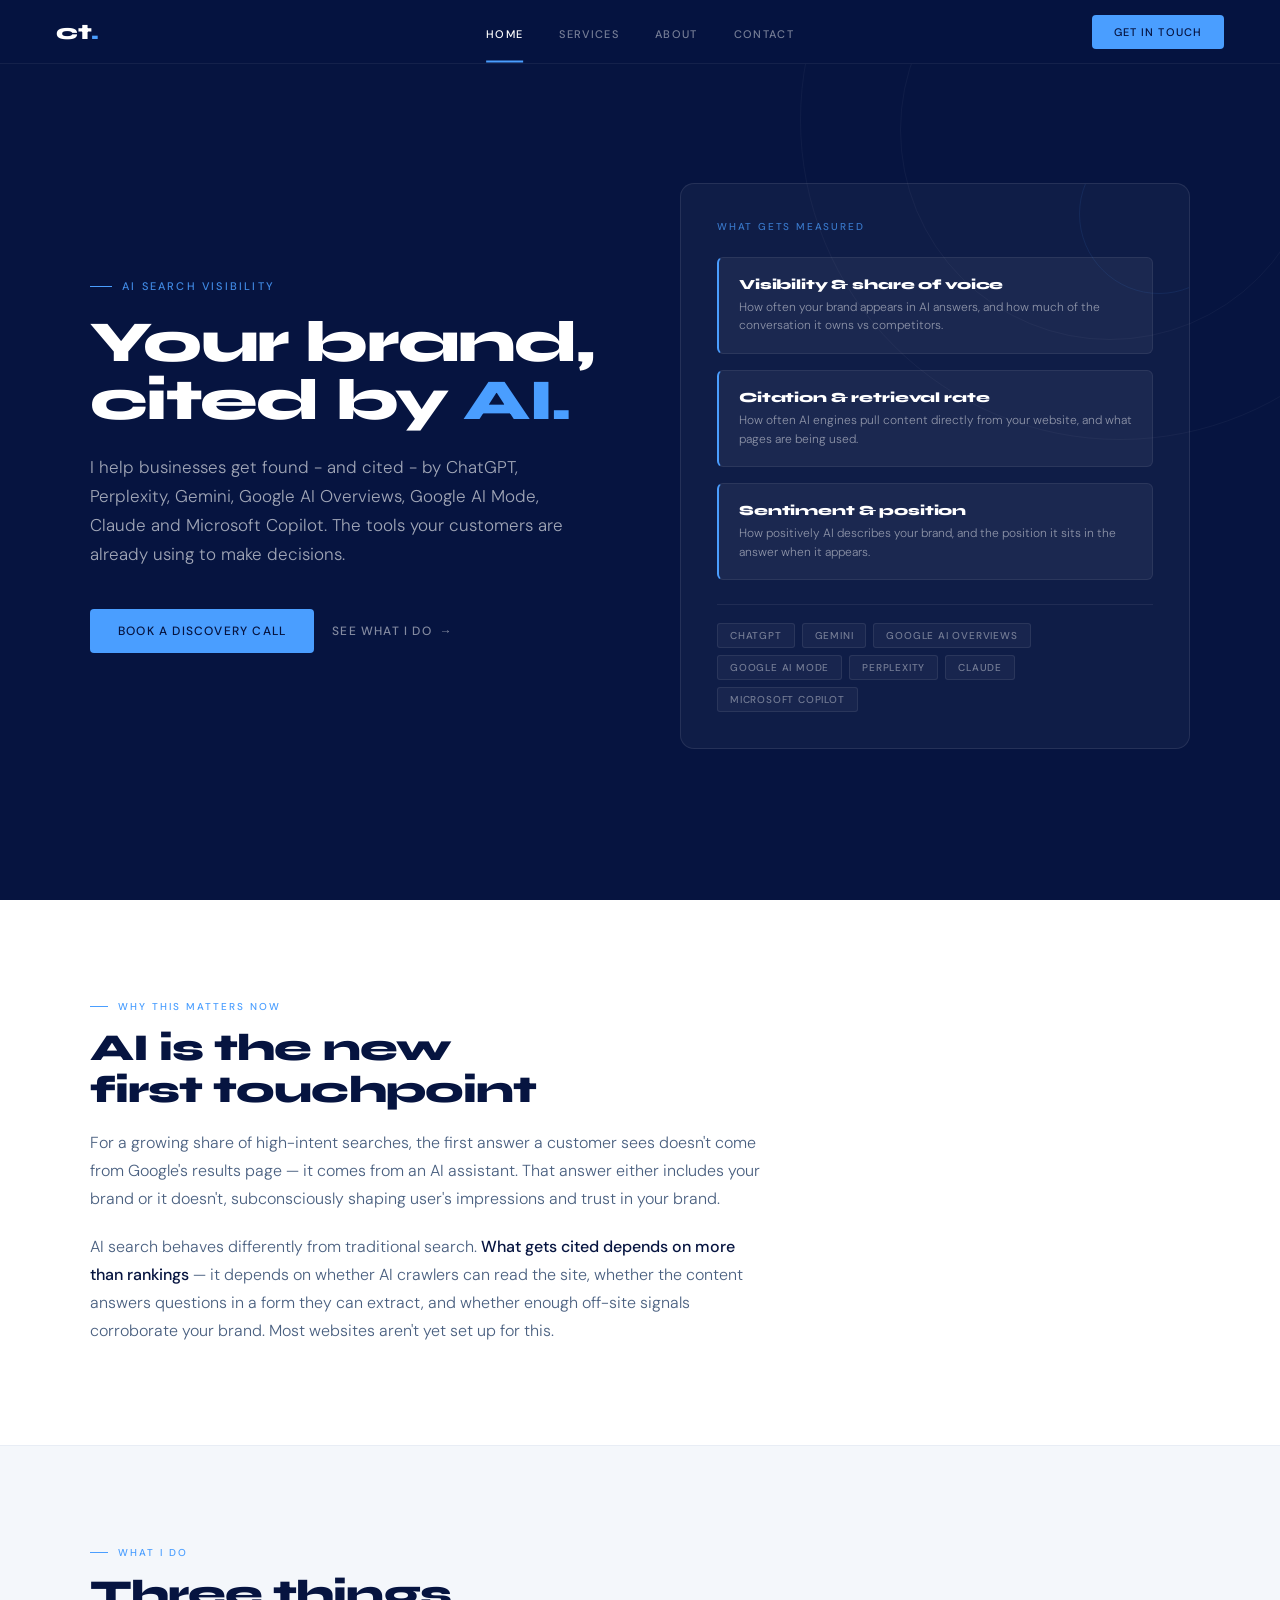
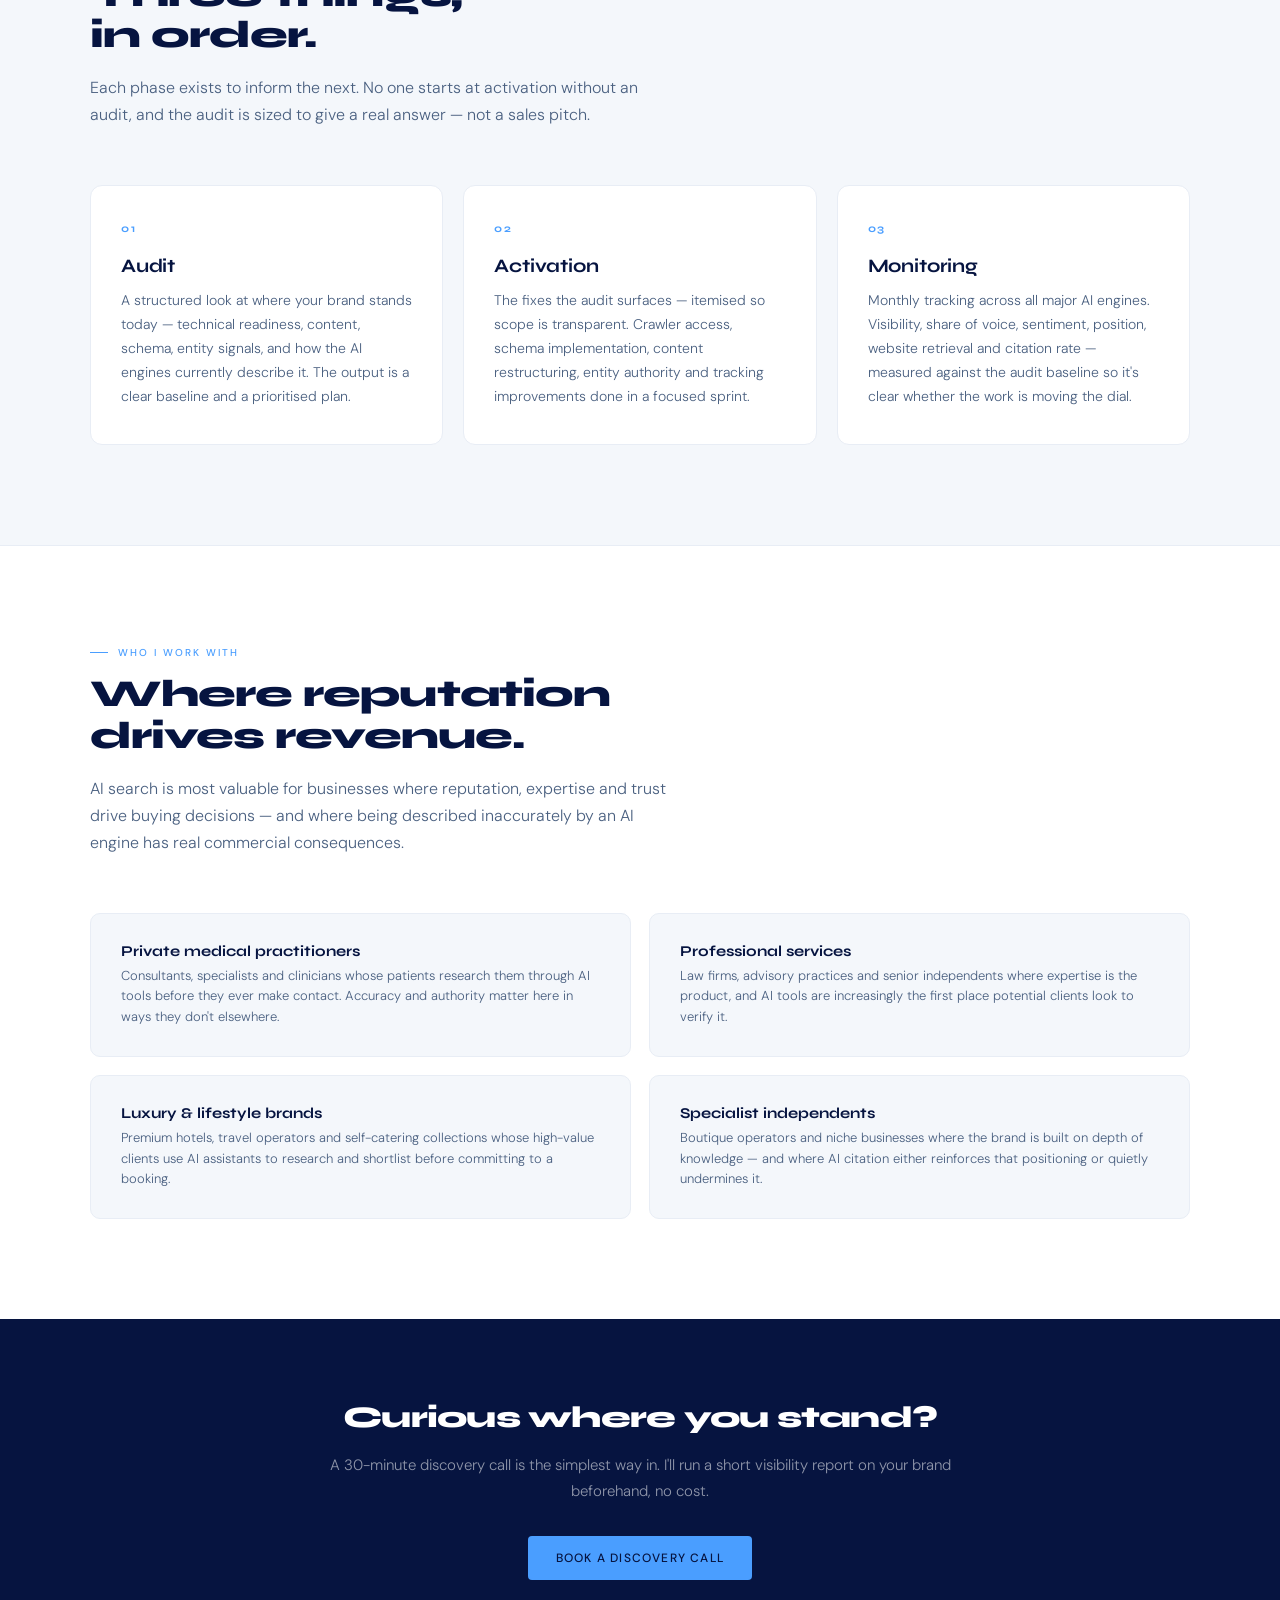
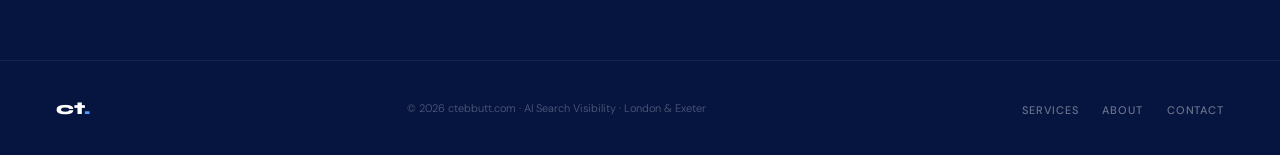
<file: index.html>
<!DOCTYPE html>
<html lang="en">
<head>
<meta charset="UTF-8">
<meta name="viewport" content="width=device-width, initial-scale=1.0">
<title>ct. — Home</title>
<meta name="description" content="Independent GEO consultancy improving citation readiness across ChatGPT, Perplexity, Gemini, Google AI Overviews and Microsoft Copilot.">
<link rel="stylesheet" href="styles.css">
<link rel="icon" type="image/x-icon" href="favicon.ico">
<link rel="icon" type="image/png" sizes="32x32" href="favicon-32x32.png">
<link rel="icon" type="image/png" sizes="16x16" href="favicon-16x16.png">
<link rel="apple-touch-icon" sizes="180x180" href="apple-touch-icon.png">
<meta property="og:type" content="website">
<meta property="og:title" content="ct. — Home">
<meta property="og:description" content="Independent GEO consultancy improving citation readiness across ChatGPT, Perplexity, Gemini, Google AI Overviews and Microsoft Copilot.">
<meta property="og:image" content="og-image.png">
<meta property="og:image:width" content="1200">
<meta property="og:image:height" content="630">
<meta name="twitter:card" content="summary_large_image">
<meta name="twitter:title" content="ct. — Home">
<meta name="twitter:description" content="Independent GEO consultancy improving citation readiness across ChatGPT, Perplexity, Gemini, Google AI Overviews and Microsoft Copilot.">
<meta name="twitter:image" content="og-image.png">
</head>
<body>
<nav id="nav" class="site-nav">
  <a href="index.html" class="nav-brand">ct<span>.</span></a>
  <ul class="nav-links">
    <li><a href="index.html" class="active">Home</a></li>
    <li><a href="services.html">Services</a></li>
    <li><a href="about.html">About</a></li>
    <li><a href="contact.html">Contact</a></li>
  </ul>
  <a href="contact.html" class="nav-cta">Get in Touch</a>
  <button class="nav-toggle" id="navToggle" aria-label="Open menu">
    <span></span><span></span><span></span>
  </button>
</nav>
<div class="mobile-menu" id="mobileMenu">
  <ul>
    <li><a href="index.html" class="active">Home</a></li>
    <li><a href="services.html">Services</a></li>
    <li><a href="about.html">About</a></li>
    <li><a href="contact.html">Contact</a></li>
  </ul>
</div>

<!-- HERO -->
<section class="hero hero-tall" id="home">
  <div class="hero-circle hero-circle-1"></div>
  <div class="hero-circle hero-circle-2"></div>
  <div class="hero-inner">
    <div class="hero-grid">
      <div class="hero-left">
        <div class="hero-eyebrow">AI Search Visibility</div>
        <h1 class="hero-headline">Your brand,<br>cited by <em>AI</em><span class="dot">.</span></h1>
        <p class="hero-body">I help businesses get found - and cited - by ChatGPT, Perplexity, Gemini, Google AI Overviews, Google AI Mode, Claude and Microsoft Copilot. The tools your customers are already using to make decisions.</p>
        <div class="hero-actions">
          <a href="contact.html" class="btn-primary">Book a discovery call</a>
          <a href="services.html" class="btn-ghost">See what I do</a>
        </div>
      </div>
      <div class="hero-right">
        <div class="hero-card">
          <div class="hc-label">What gets measured</div>
          <div class="hc-pillars">
            <div class="hc-pillar">
              <div class="hc-pillar-name">Visibility &amp; share of voice</div>
              <div class="hc-pillar-desc">How often your brand appears in AI answers, and how much of the conversation it owns vs competitors.</div>
            </div>
            <div class="hc-pillar">
              <div class="hc-pillar-name">Citation &amp; retrieval rate</div>
              <div class="hc-pillar-desc">How often AI engines pull content directly from your website, and what pages are being used.</div>
            </div>
            <div class="hc-pillar">
              <div class="hc-pillar-name">Sentiment &amp; position</div>
              <div class="hc-pillar-desc">How positively AI describes your brand, and the position it sits in the answer when it appears.</div>
            </div>
          </div>
          <div class="hc-rule"></div>
          <div class="hc-tools">
            <span class="hc-tool">ChatGPT</span>
            <span class="hc-tool">Gemini</span>
            <span class="hc-tool">Google AI Overviews</span>
            <span class="hc-tool">Google AI Mode</span>
            <span class="hc-tool">Perplexity</span>
            <span class="hc-tool">Claude</span>
            <span class="hc-tool">Microsoft Copilot</span>
          </div>
        </div>
      </div>
    </div>
  </div>
</section>

<!-- WHY GEO MATTERS -->
<section id="why-geo">
  <div class="section-inner">
    <div class="section-eyebrow reveal">Why this matters now</div>
    <h2 class="section-title reveal">AI is the new<br>first touchpoint</h2>
    <div class="section-prose reveal">
      <p>For a growing share of high-intent searches, the first answer a customer sees doesn't come from Google's results page — it comes from an AI assistant. That answer either includes your brand or it doesn't, subconsciously shaping user's impressions and trust in your brand.</p>
      <p>AI search behaves differently from traditional search. <strong>What gets cited depends on more than rankings</strong> — it depends on whether AI crawlers can read the site, whether the content answers questions in a form they can extract, and whether enough off-site signals corroborate your brand. Most websites aren't yet set up for this.</p>
    </div>
  </div>
</section>

<!-- WHAT I DO -->
<section class="section-surface" id="help">
  <div class="section-inner">
    <div class="section-eyebrow reveal">What I do</div>
    <h2 class="section-title reveal">Three things,<br>in order.</h2>
    <p class="section-sub reveal">Each phase exists to inform the next. No one starts at activation without an audit, and the audit is sized to give a real answer — not a sales pitch.</p>
    <div class="cards-3">
      <div class="card reveal">
        <div class="card-eyebrow">01</div>
        <div class="card-title">Audit</div>
        <div class="card-desc">A structured look at where your brand stands today — technical readiness, content, schema, entity signals, and how the AI engines currently describe it. The output is a clear baseline and a prioritised plan.</div>
      </div>
      <div class="card reveal">
        <div class="card-eyebrow">02</div>
        <div class="card-title">Activation</div>
        <div class="card-desc">The fixes the audit surfaces — itemised so scope is transparent. Crawler access, schema implementation, content restructuring, entity authority and tracking improvements done in a focused sprint.</div>
      </div>
      <div class="card reveal">
        <div class="card-eyebrow">03</div>
        <div class="card-title">Monitoring</div>
        <div class="card-desc">Monthly tracking across all major AI engines. Visibility, share of voice, sentiment, position, website retrieval and citation rate — measured against the audit baseline so it's clear whether the work is moving the dial.</div>
      </div>
    </div>
  </div>
</section>

<!-- WHO I WORK WITH -->
<section>
  <div class="section-inner">
    <div class="section-eyebrow reveal">Who I work with</div>
    <h2 class="section-title reveal">Where reputation<br>drives revenue.</h2>
    <p class="section-sub reveal">AI search is most valuable for businesses where reputation, expertise and trust drive buying decisions — and where being described inaccurately by an AI engine has real commercial consequences.</p>
    <div class="who-grid">
      <div class="who-card reveal">
        <div>
          <div class="who-title">Private medical practitioners</div>
          <div class="who-desc">Consultants, specialists and clinicians whose patients research them through AI tools before they ever make contact. Accuracy and authority matter here in ways they don't elsewhere.</div>
        </div>
      </div>
      <div class="who-card reveal">
        
        <div>
          <div class="who-title">Professional services</div>
          <div class="who-desc">Law firms, advisory practices and senior independents where expertise is the product, and AI tools are increasingly the first place potential clients look to verify it.</div>
        </div>
      </div>
      <div class="who-card reveal">
        <div>
          <div class="who-title">Luxury &amp; lifestyle brands</div>
          <div class="who-desc">Premium hotels, travel operators and self-catering collections whose high-value clients use AI assistants to research and shortlist before committing to a booking.</div>
        </div>
      </div>
      <div class="who-card reveal">
        <div>
          <div class="who-title">Specialist independents</div>
          <div class="who-desc">Boutique operators and niche businesses where the brand is built on depth of knowledge — and where AI citation either reinforces that positioning or quietly undermines it.</div>
        </div>
      </div>
    </div>
  </div>
</section>

<!-- SOFT CTA -->
<div class="cta-strip">
  <div class="cta-strip-inner">
    <div class="cta-strip-title">Curious where you stand?</div>
    <div class="cta-strip-text">A 30-minute discovery call is the simplest way in. I'll run a short visibility report on your brand beforehand, no cost.</div>
    <a href="contact.html" class="btn-primary">Book a discovery call</a>
  </div>
</div>

<footer>
  <a href="index.html" class="footer-brand">ct<span>.</span></a>
  <span class="footer-note">© 2026 ctebbutt.com · AI Search Visibility · London & Exeter</span>
  <ul class="footer-links">
    <li><a href="services.html">Services</a></li>
    <li><a href="about.html">About</a></li>
    <li><a href="contact.html">Contact</a></li>
  </ul>
</footer>

<script src="site.js"></script>
</body>
</html>
</file>
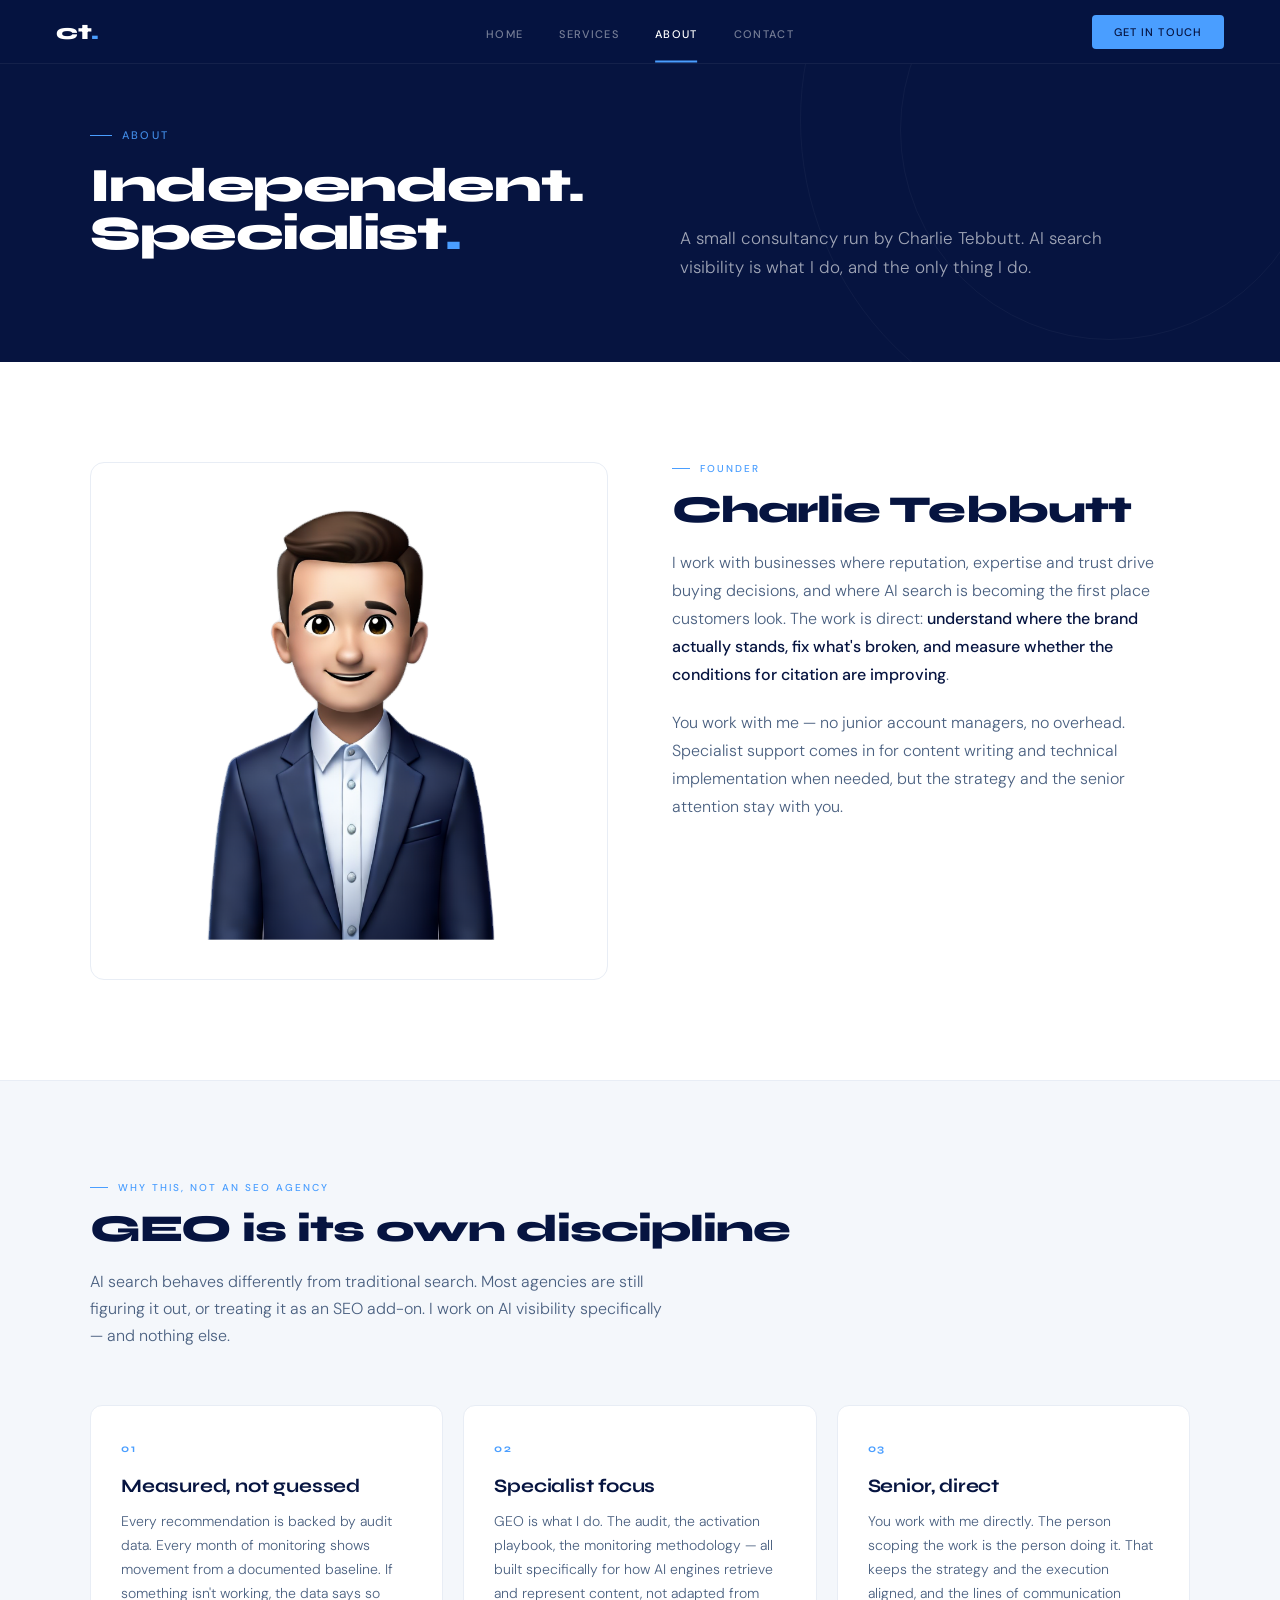
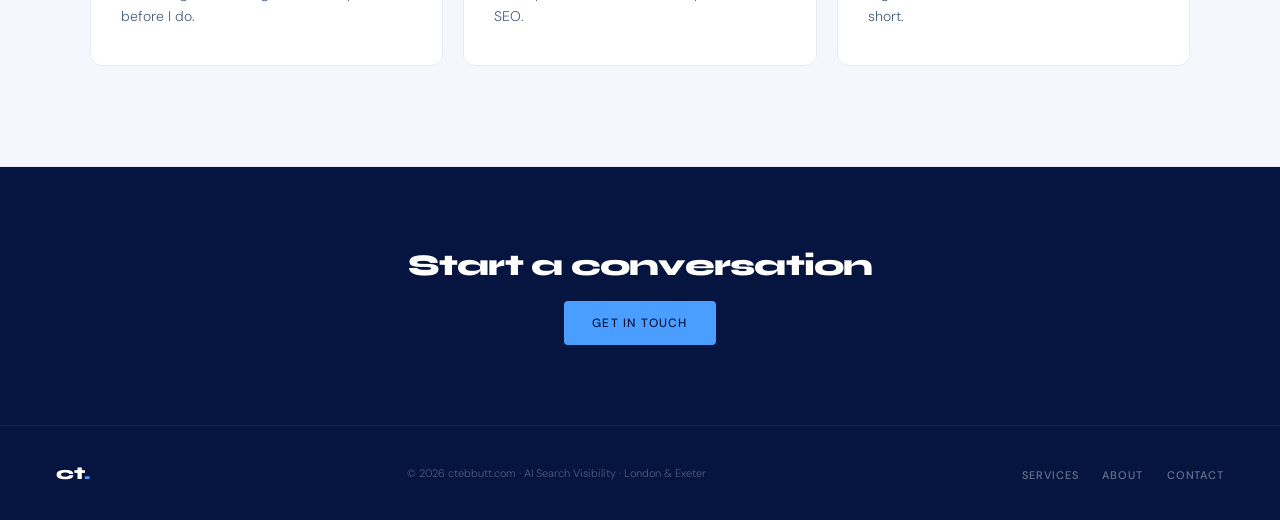
<file: about.html>
<!DOCTYPE html>
<html lang="en">
<head>
<meta charset="UTF-8">
<meta name="viewport" content="width=device-width, initial-scale=1.0">
<title>About — ctebbutt.com</title>
<meta name="description" content="Charlie Tebbutt — independent AI search visibility consultant. London-based. Working with private medical practitioners, professional services, and luxury brands.">
<link rel="stylesheet" href="styles.css">
</head>
<body>
<nav id="nav" class="site-nav">
  <a href="index.html" class="nav-brand">ct<span>.</span></a>
  <ul class="nav-links">
    <li><a href="index.html">Home</a></li>
    <li><a href="services.html">Services</a></li>
    <li><a href="about.html" class="active">About</a></li>
    <li><a href="contact.html">Contact</a></li>
  </ul>
  <a href="contact.html" class="nav-cta">Get in Touch</a>
  <button class="nav-toggle" id="navToggle" aria-label="Open menu">
    <span></span><span></span><span></span>
  </button>
</nav>
<div class="mobile-menu" id="mobileMenu">
  <ul>
    <li><a href="index.html">Home</a></li>
    <li><a href="services.html">Services</a></li>
    <li><a href="about.html" class="active">About</a></li>
    <li><a href="contact.html">Contact</a></li>
  </ul>
</div>

<!-- HEADER -->
<section class="hero hero-page">
  <div class="hero-circle hero-circle-1"></div>
  <div class="hero-circle hero-circle-2"></div>
  <div class="hero-inner">
    <div class="hero-page-grid">
      <div class="hero-left">
        <div class="hero-eyebrow">About</div>
        <h1 class="hero-headline">Independent.<br>Specialist<span class="dot">.</span></h1>
      </div>
      <div>
        <p class="hero-body">A small consultancy run by Charlie Tebbutt. AI search visibility is what I do, and the only thing I do.</p>
      </div>
    </div>
  </div>
</section>

<!-- BIO -->
<section>
  <div class="section-inner">
    <div class="about-grid">
      <div class="about-portrait reveal">
        <img src="Image_copy.png" alt="Charlie Tebbutt" class="about-portrait-memoji">
        <div class="about-portrait-cap">Charlie Tebbutt — London</div>
      </div>
      <div class="reveal">
        <div class="section-eyebrow">Founder</div>
        <h2 class="section-title">Charlie Tebbutt</h2>
        <div class="section-prose">
          <p>I work with businesses where reputation, expertise and trust drive buying decisions, and where AI search is becoming the first place customers look. The work is direct: <strong>understand where the brand actually stands, fix what's broken, and measure whether the conditions for citation are improving</strong>.</p>
          <p>You work with me — no junior account managers, no overhead. Specialist support comes in for content writing and technical implementation when needed, but the strategy and the senior attention stay with you.</p>
        </div>
      </div>
    </div>
  </div>
</section>

<!-- WHY THIS, NOT AN SEO AGENCY -->
<section class="section-surface">
  <div class="section-inner">
    <div class="section-eyebrow reveal">Why this, not an SEO agency</div>
    <h2 class="section-title reveal">GEO is its own discipline</h2>
    <p class="section-sub reveal">AI search behaves differently from traditional search. Most agencies are still figuring it out, or treating it as an SEO add-on. I work on AI visibility specifically — and nothing else.</p>
    <div class="cards-3">
      <div class="card reveal">
        <div class="card-eyebrow">01</div>
        <div class="card-title">Measured, not guessed</div>
        <div class="card-desc">Every recommendation is backed by audit data. Every month of monitoring shows movement from a documented baseline. If something isn't working, the data says so before I do.</div>
      </div>
      <div class="card reveal">
        <div class="card-eyebrow">02</div>
        <div class="card-title">Specialist focus</div>
        <div class="card-desc">GEO is what I do. The audit, the activation playbook, the monitoring methodology — all built specifically for how AI engines retrieve and represent content, not adapted from SEO.</div>
      </div>
      <div class="card reveal">
        <div class="card-eyebrow">03</div>
        <div class="card-title">Senior, direct</div>
        <div class="card-desc">You work with me directly. The person scoping the work is the person doing it. That keeps the strategy and the execution aligned, and the lines of communication short.</div>
      </div>
    </div>
  </div>
</section>

<!-- CTA -->
<div class="cta-strip">
  <div class="cta-strip-inner">
    <div class="cta-strip-title">Start a conversation</div>
    <a href="contact.html" class="btn-primary">Get in touch</a>
  </div>
</div>

<footer>
  <a href="index.html" class="footer-brand">ct<span>.</span></a>
  <span class="footer-note">© 2026 ctebbutt.com · AI Search Visibility · London & Exeter</span>
  <ul class="footer-links">
    <li><a href="services.html">Services</a></li>
    <li><a href="about.html">About</a></li>
    <li><a href="contact.html">Contact</a></li>
  </ul>
</footer>

<script src="site.js"></script>
</body>
</html>
</file>
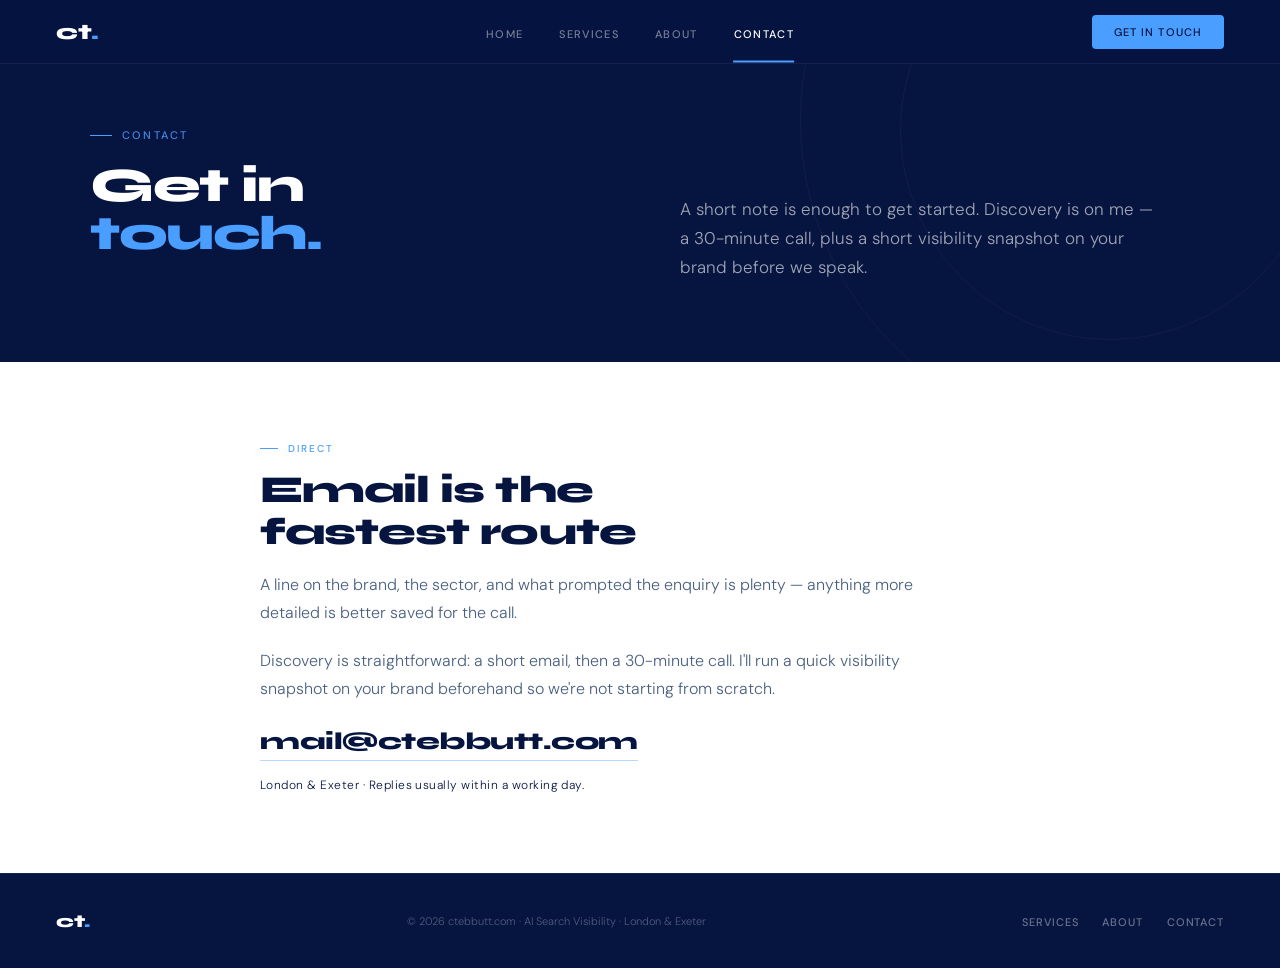
<file: contact.html>
<!DOCTYPE html>
<html lang="en">
<head>
<meta charset="UTF-8">
<meta name="viewport" content="width=device-width, initial-scale=1.0">
<title>ct. — Contact</title>
<meta name="description" content="Get in touch about AI search visibility, a discovery call, or a possible engagement.">
<link rel="stylesheet" href="styles.css">
<link rel="icon" type="image/x-icon" href="favicon.ico">
<link rel="icon" type="image/png" sizes="32x32" href="favicon-32x32.png">
<link rel="icon" type="image/png" sizes="16x16" href="favicon-16x16.png">
<link rel="apple-touch-icon" sizes="180x180" href="apple-touch-icon.png">
<meta property="og:type" content="website">
<meta property="og:title" content="ct. — Contact">
<meta property="og:description" content="Get in touch about AI search visibility, a discovery call, or a possible engagement.">
<meta property="og:image" content="og-image.png">
<meta property="og:image:width" content="1200">
<meta property="og:image:height" content="630">
<meta name="twitter:card" content="summary_large_image">
<meta name="twitter:title" content="ct. — Contact">
<meta name="twitter:description" content="Get in touch about AI search visibility, a discovery call, or a possible engagement.">
<meta name="twitter:image" content="og-image.png">
</head>
<body>
<nav id="nav" class="site-nav">
  <a href="index.html" class="nav-brand">ct<span>.</span></a>
  <ul class="nav-links">
    <li><a href="index.html">Home</a></li>
    <li><a href="services.html">Services</a></li>
    <li><a href="about.html">About</a></li>
    <li><a href="contact.html" class="active">Contact</a></li>
  </ul>
  <a href="contact.html" class="nav-cta">Get in Touch</a>
  <button class="nav-toggle" id="navToggle" aria-label="Open menu">
    <span></span><span></span><span></span>
  </button>
</nav>
<div class="mobile-menu" id="mobileMenu">
  <ul>
    <li><a href="index.html">Home</a></li>
    <li><a href="services.html">Services</a></li>
    <li><a href="about.html">About</a></li>
    <li><a href="contact.html" class="active">Contact</a></li>
  </ul>
</div>

<!-- HEADER -->
<section class="hero hero-page">
  <div class="hero-circle hero-circle-1"></div>
  <div class="hero-circle hero-circle-2"></div>
  <div class="hero-inner">
    <div class="hero-page-grid">
      <div class="hero-left">
        <div class="hero-eyebrow">Contact</div>
        <h1 class="hero-headline">Get in<br><em>touch</em><span class="dot">.</span></h1>
      </div>
      <div>
        <p class="hero-body">A short note is enough to get started. Discovery is on me — a 30-minute call, plus a short visibility snapshot on your brand before we speak.</p>
      </div>
    </div>
  </div>
</section>

<!-- CONTACT -->
<section style="background:var(--white, #fff); padding: 80px 0;">
  <div class="section-inner" style="max-width:760px;">
    <div class="reveal">
      <div class="section-eyebrow">Direct</div>
      <h2 class="section-title">Email is the<br>fastest route</h2>
      <div class="section-prose">
        <p>A line on the brand, the sector, and what prompted the enquiry is plenty — anything more detailed is better saved for the call.</p>
        <p>Discovery is straightforward: a short email, then a 30-minute call. I'll run a quick visibility snapshot on your brand beforehand so we're not starting from scratch.</p>
      </div>
      <a href="mailto:mail@ctebbutt.com" class="contact-email-direct" style="color:#061440; transition:color 0.2s;" onmouseover="this.style.color='#4A9EFF'" onmouseout="this.style.color='#061440'">mail@ctebbutt.com</a>
      <div class="contact-meta" style="color: var(--navy, #061440);">London &amp; Exeter · Replies usually within a working day.</div>
    </div>
  </div>
</section>

<footer>
  <a href="index.html" class="footer-brand">ct<span>.</span></a>
  <span class="footer-note">© 2026 ctebbutt.com · AI Search Visibility · London & Exeter</span>
  <ul class="footer-links">
    <li><a href="services.html">Services</a></li>
    <li><a href="about.html">About</a></li>
    <li><a href="contact.html">Contact</a></li>
  </ul>
</footer>

<script src="site.js"></script>
</body>
</html>
</file>
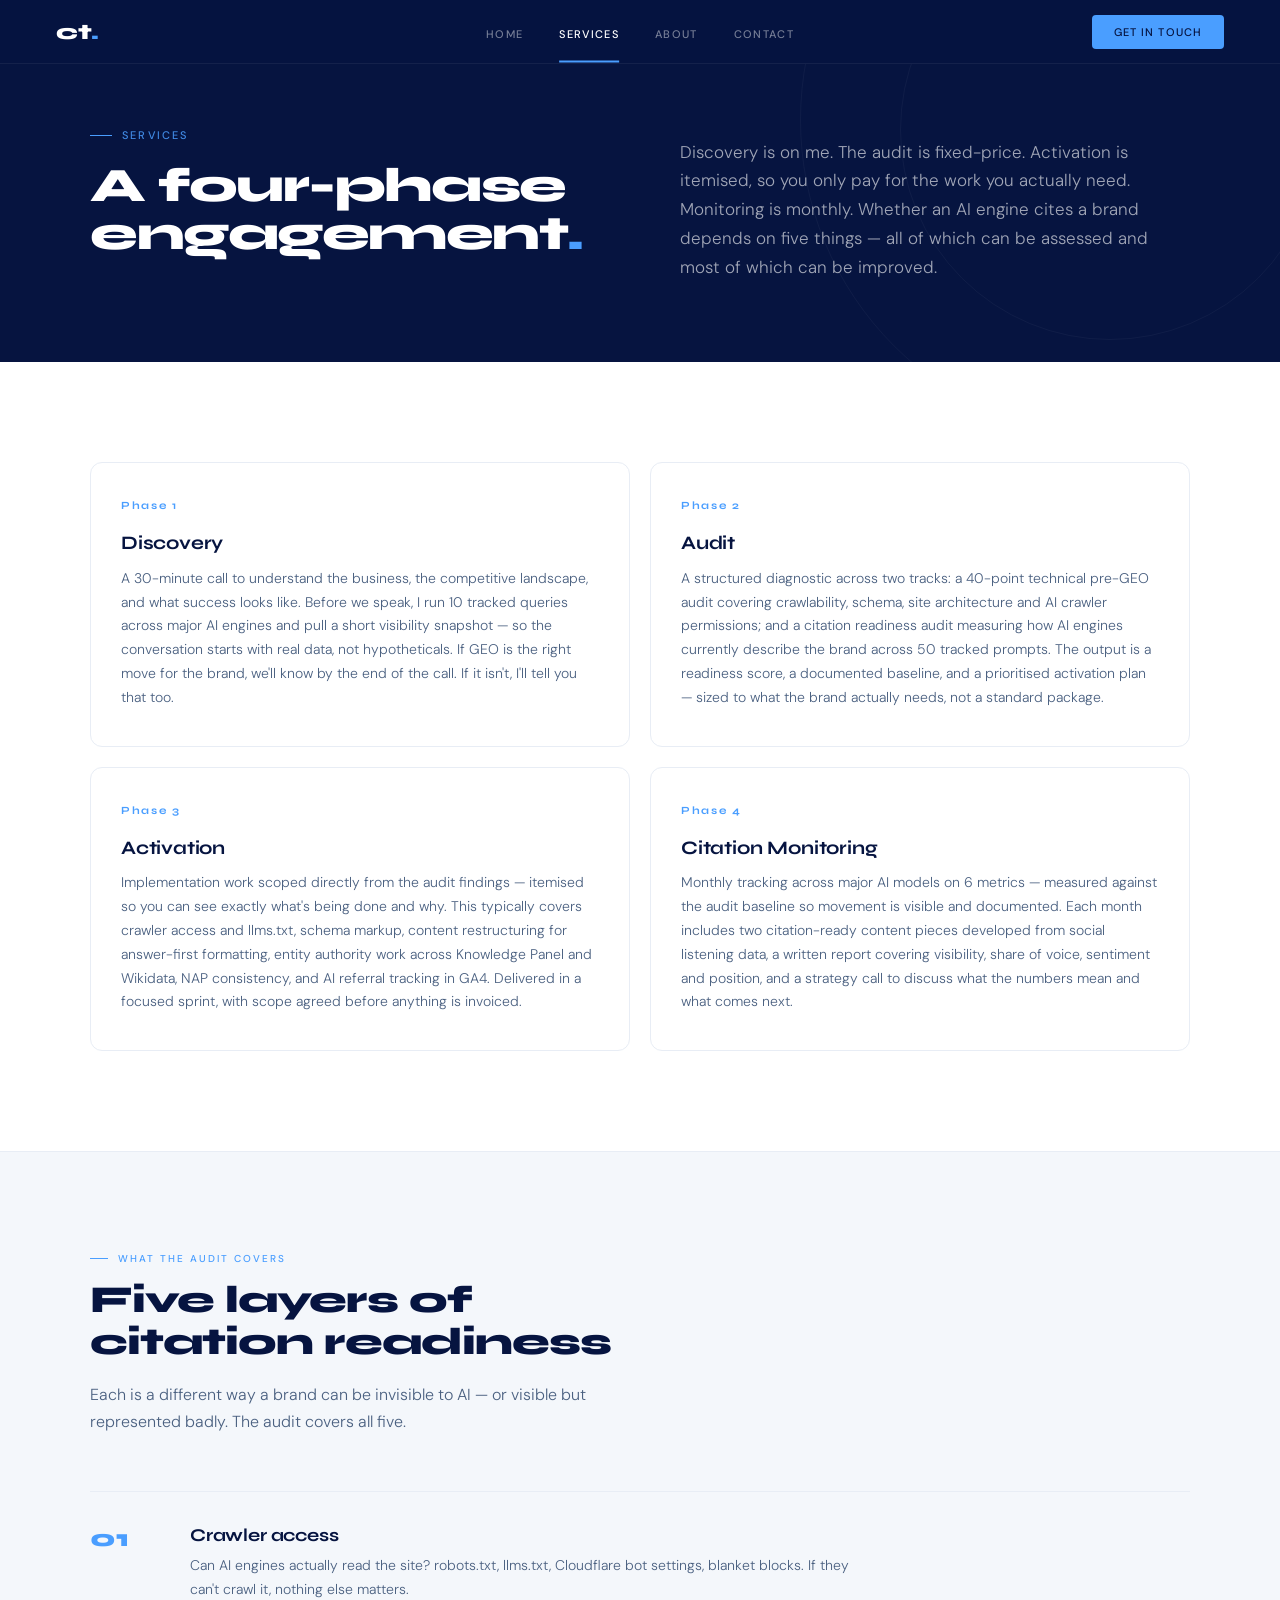
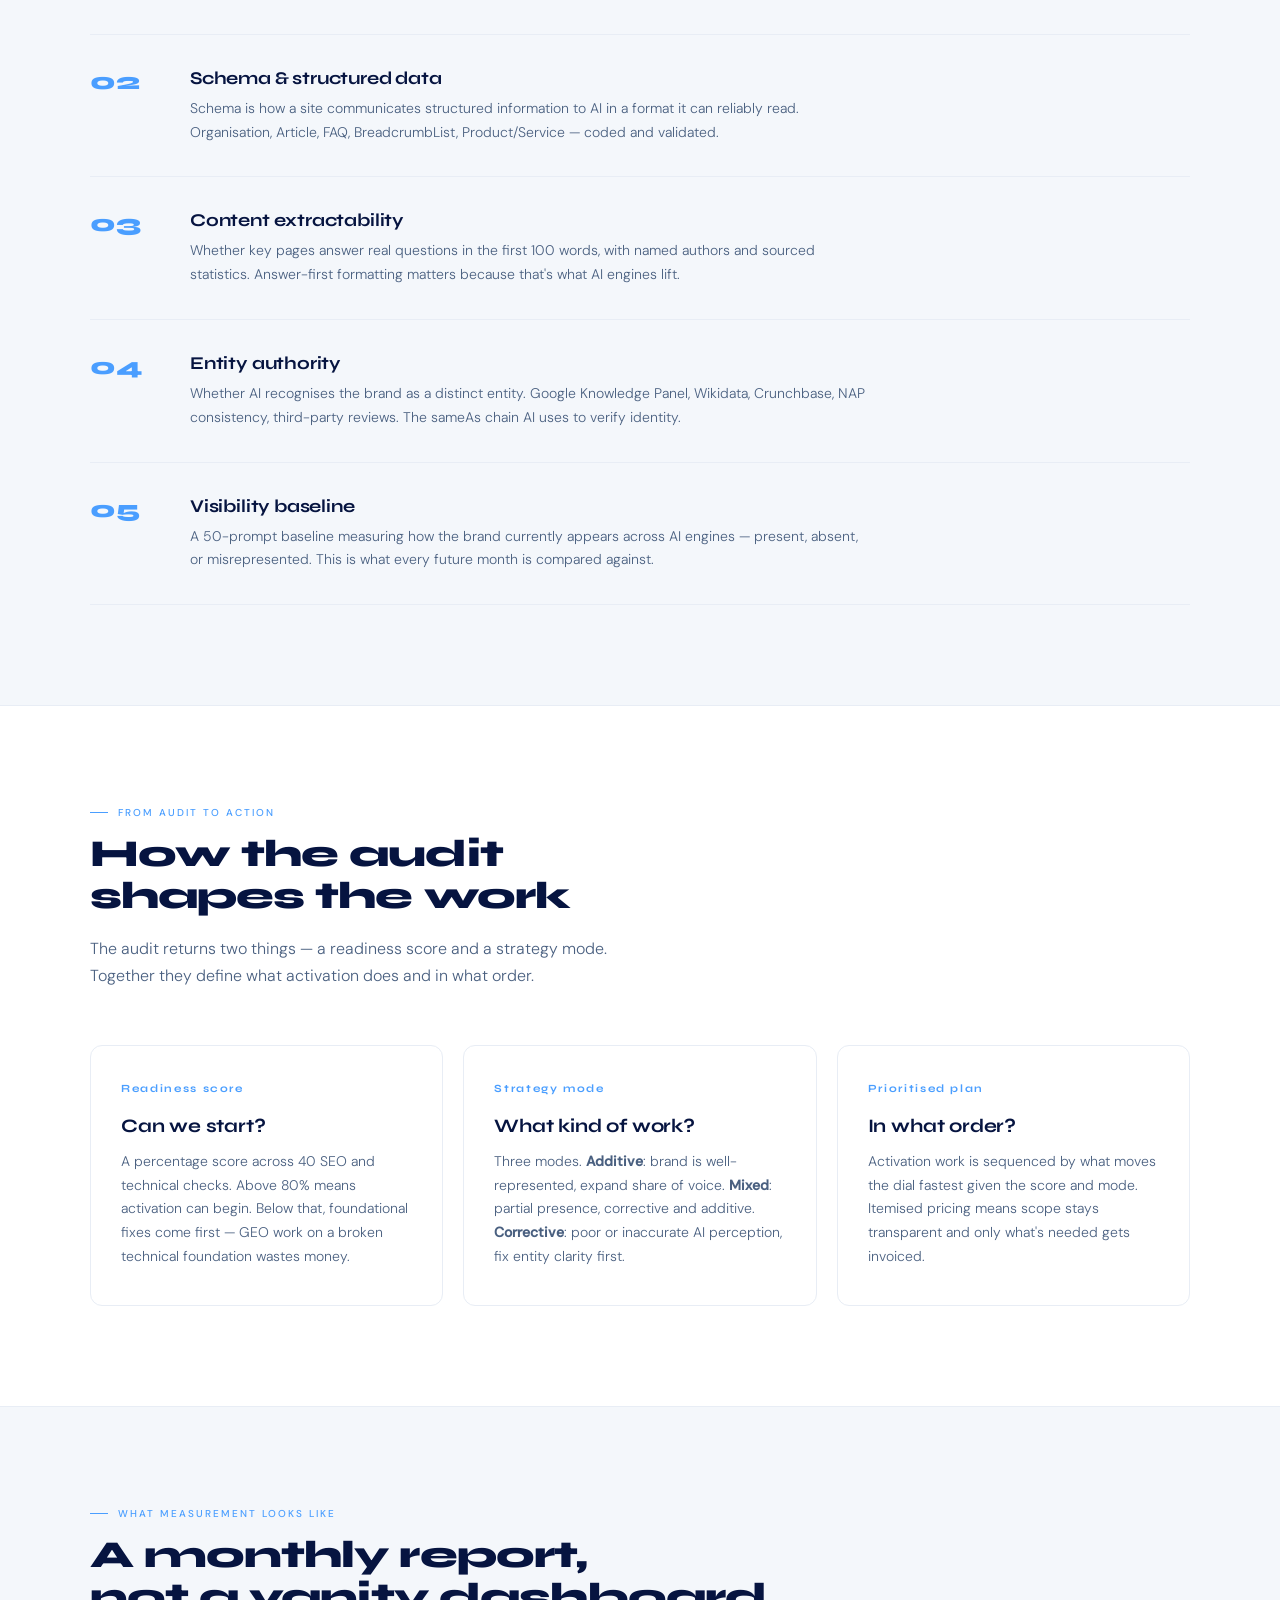
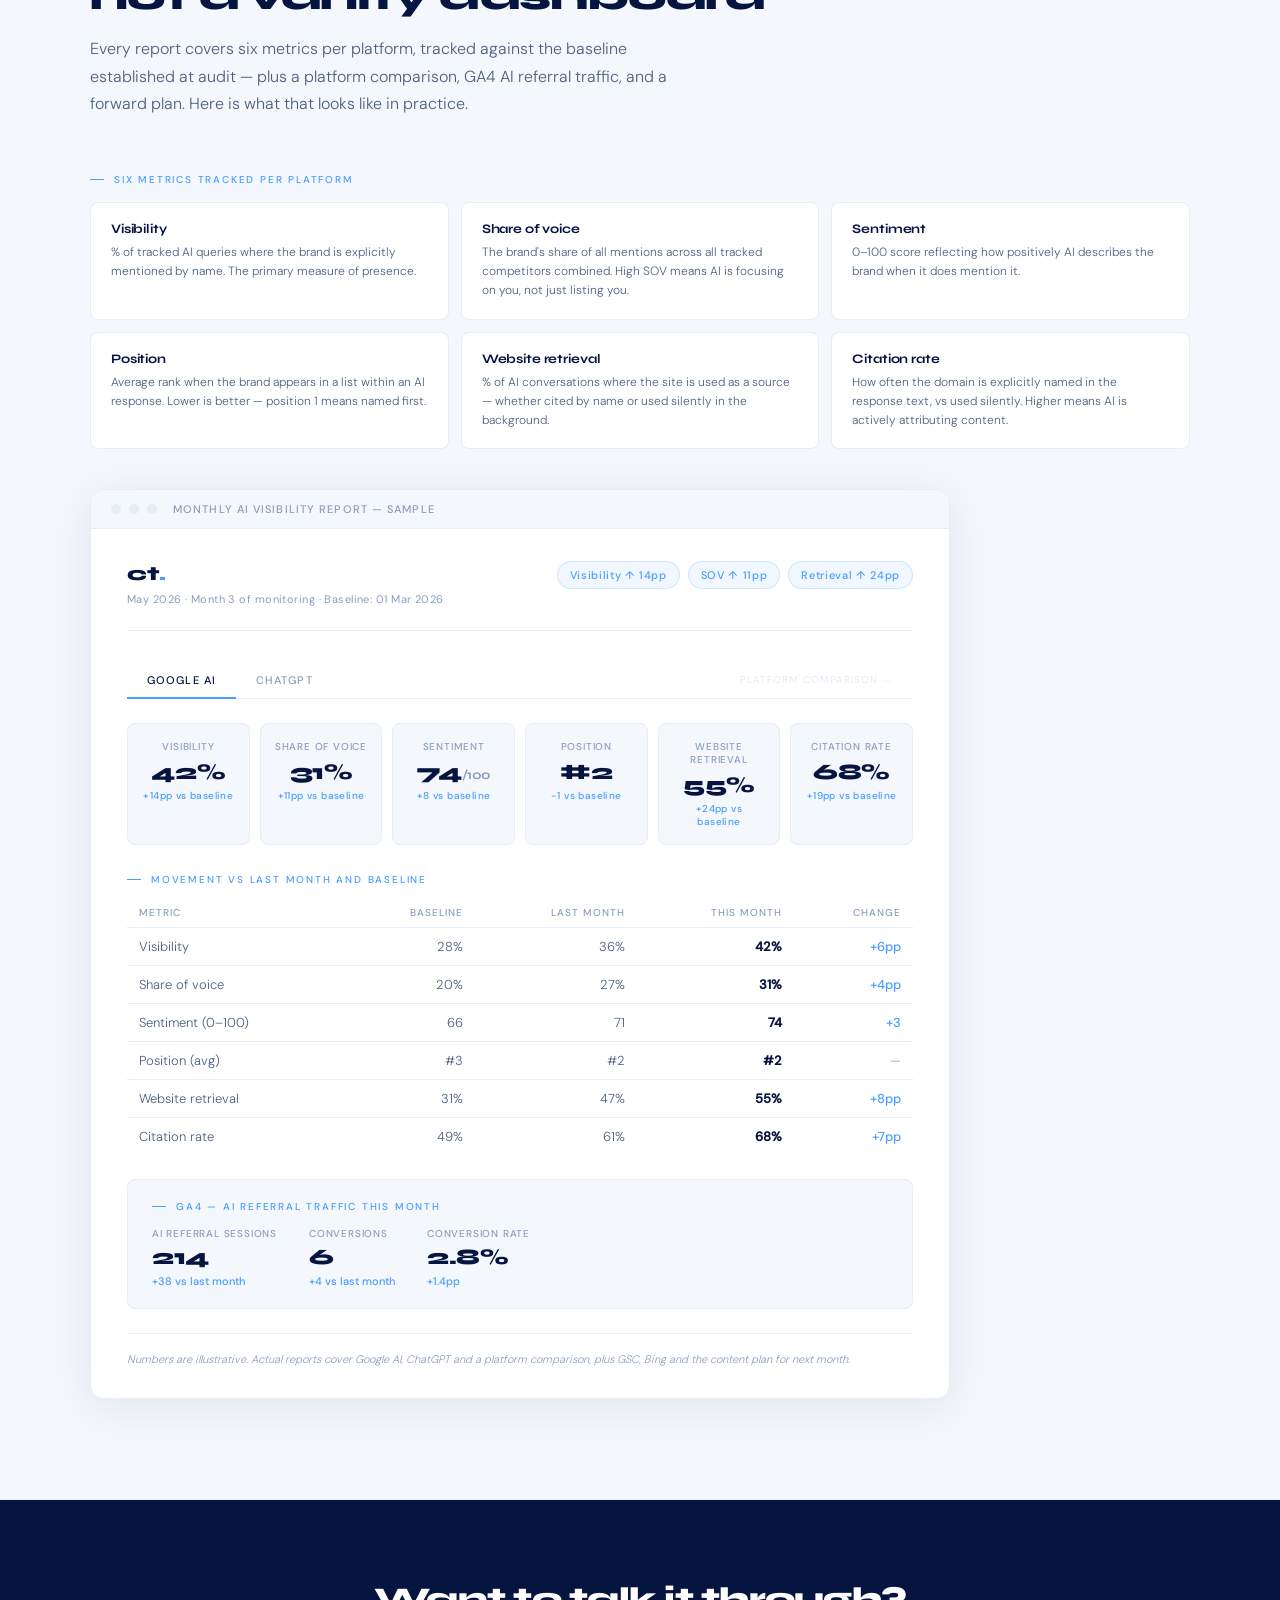
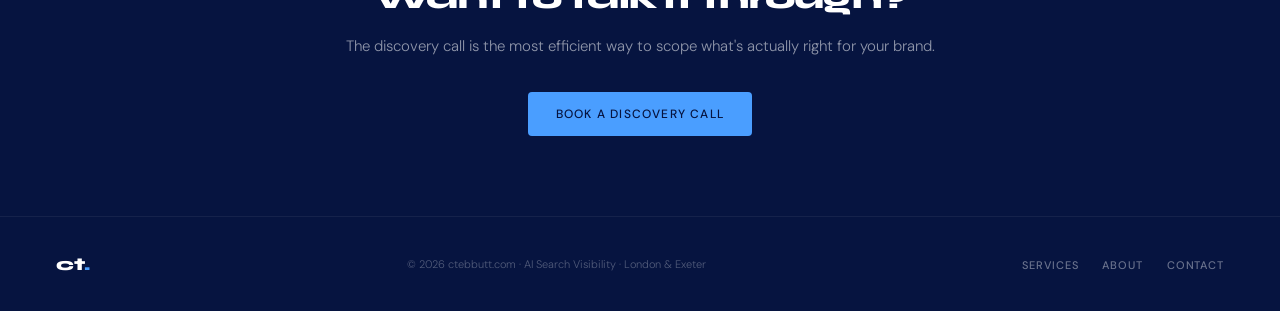
<file: services.html>
<!DOCTYPE html>
<html lang="en">
<head>
<meta charset="UTF-8">
<meta name="viewport" content="width=device-width, initial-scale=1.0">
<title>Services — ctebbutt.com</title>
<meta name="description" content="A four-phase GEO engagement — and how each phase works. Discovery, audit, activation and monthly monitoring across the major AI engines.">
<link rel="stylesheet" href="styles.css">
</head>
<body>
<nav id="nav" class="site-nav">
  <a href="index.html" class="nav-brand">ct<span>.</span></a>
  <ul class="nav-links">
    <li><a href="index.html">Home</a></li>
    <li><a href="services.html" class="active">Services</a></li>
    <li><a href="about.html">About</a></li>
    <li><a href="contact.html">Contact</a></li>
  </ul>
  <a href="contact.html" class="nav-cta">Get in Touch</a>
  <button class="nav-toggle" id="navToggle" aria-label="Open menu">
    <span></span><span></span><span></span>
  </button>
</nav>
<div class="mobile-menu" id="mobileMenu">
  <ul>
    <li><a href="index.html">Home</a></li>
    <li><a href="services.html" class="active">Services</a></li>
    <li><a href="about.html">About</a></li>
    <li><a href="contact.html">Contact</a></li>
  </ul>
</div>

<!-- HEADER -->
<section class="hero hero-page">
  <div class="hero-circle hero-circle-1"></div>
  <div class="hero-circle hero-circle-2"></div>
  <div class="hero-inner">
    <div class="hero-page-grid">
      <div class="hero-left">
        <div class="hero-eyebrow">Services</div>
        <h1 class="hero-headline">A four-phase<br>engagement<span class="dot">.</span></h1>
      </div>
      <div>
        <p class="hero-body">Discovery is on me. The audit is fixed-price. Activation is itemised, so you only pay for the work you actually need. Monitoring is monthly. Whether an AI engine cites a brand depends on five things — all of which can be assessed and most of which can be improved.</p>
      </div>
    </div>
  </div>
</section>

<!-- PHASES -->
<section id="services">
  <div class="section-inner">
    <div class="cards-2">
      <div class="card reveal">
        <div class="card-eyebrow">Phase 1</div>
        <div class="card-title">Discovery</div>
        <div class="card-desc"> A 30-minute call to understand the business, the competitive landscape, and what success looks like. Before we speak, I run 10 tracked queries across major AI engines and pull a short visibility snapshot — so the conversation starts with real data, not hypotheticals. If GEO is the right move for the brand, we'll know by the end of the call. If it isn't, I'll tell you that too.</div>
      </div>
      <div class="card reveal">
        <div class="card-eyebrow">Phase 2</div>
        <div class="card-title">Audit</div>
        <div class="card-desc">A structured diagnostic across two tracks: a 40-point technical pre-GEO audit covering crawlability, schema, site architecture and AI crawler permissions; and a citation readiness audit measuring how AI engines currently describe the brand across 50 tracked prompts. The output is a readiness score, a documented baseline, and a prioritised activation plan — sized to what the brand actually needs, not a standard package.</div>
      </div>
      <div class="card reveal">
        <div class="card-eyebrow">Phase 3</div>
        <div class="card-title">Activation </div>
        <div class="card-desc">Implementation work scoped directly from the audit findings — itemised so you can see exactly what's being done and why. This typically covers crawler access and llms.txt, schema markup, content restructuring for answer-first formatting, entity authority work across Knowledge Panel and Wikidata, NAP consistency, and AI referral tracking in GA4. Delivered in a focused sprint, with scope agreed before anything is invoiced.</div>
      </div>
      <div class="card reveal">
        <div class="card-eyebrow">Phase 4</div>
        <div class="card-title">Citation Monitoring</div>
        <div class="card-desc">Monthly tracking across major AI models on 6 metrics — measured against the audit baseline so movement is visible and documented. Each month includes two citation-ready content pieces developed from social listening data, a written report covering visibility, share of voice, sentiment and position, and a strategy call to discuss what the numbers mean and what comes next.</div>
      </div>
    </div>
  </div>
</section>

<!-- WHAT GETS ASSESSED -->
<section class="section-surface">
  <div class="section-inner">
    <div class="section-eyebrow reveal">What the audit covers</div>
    <h2 class="section-title reveal">Five layers of<br>citation readiness</h2>
    <p class="section-sub reveal">Each is a different way a brand can be invisible to AI — or visible but represented badly. The audit covers all five.</p>
    <div class="assessed-list">
      <div class="assessed-row reveal">
        <div class="assessed-num">01</div>
        <div class="assessed-body">
          <div class="assessed-title">Crawler access</div>
          <div class="assessed-desc">Can AI engines actually read the site? robots.txt, llms.txt, Cloudflare bot settings, blanket blocks. If they can't crawl it, nothing else matters.</div>
        </div>
      </div>
      <div class="assessed-row reveal">
        <div class="assessed-num">02</div>
        <div class="assessed-body">
          <div class="assessed-title">Schema &amp; structured data</div>
          <div class="assessed-desc">Schema is how a site communicates structured information to AI in a format it can reliably read. Organisation, Article, FAQ, BreadcrumbList, Product/Service — coded and validated.</div>
        </div>
      </div>
      <div class="assessed-row reveal">
        <div class="assessed-num">03</div>
        <div class="assessed-body">
          <div class="assessed-title">Content extractability</div>
          <div class="assessed-desc">Whether key pages answer real questions in the first 100 words, with named authors and sourced statistics. Answer-first formatting matters because that's what AI engines lift.</div>
        </div>
      </div>
      <div class="assessed-row reveal">
        <div class="assessed-num">04</div>
        <div class="assessed-body">
          <div class="assessed-title">Entity authority</div>
          <div class="assessed-desc">Whether AI recognises the brand as a distinct entity. Google Knowledge Panel, Wikidata, Crunchbase, NAP consistency, third-party reviews. The sameAs chain AI uses to verify identity.</div>
        </div>
      </div>
      <div class="assessed-row reveal">
        <div class="assessed-num">05</div>
        <div class="assessed-body">
          <div class="assessed-title">Visibility baseline</div>
          <div class="assessed-desc">A 50-prompt baseline measuring how the brand currently appears across AI engines — present, absent, or misrepresented. This is what every future month is compared against.</div>
        </div>
      </div>
    </div>
  </div>
</section>

<!-- HOW THE AUDIT SHAPES THE WORK -->
<section>
  <div class="section-inner">
    <div class="section-eyebrow reveal">From audit to action</div>
    <h2 class="section-title reveal">How the audit<br>shapes the work</h2>
    <p class="section-sub reveal">The audit returns two things — a readiness score and a strategy mode. Together they define what activation does and in what order.</p>
    <div class="cards-3">
      <div class="card reveal">
        <div class="card-eyebrow">Readiness score</div>
        <div class="card-title">Can we start?</div>
        <div class="card-desc">A percentage score across 40 SEO and technical checks. Above 80% means activation can begin. Below that, foundational fixes come first — GEO work on a broken technical foundation wastes money.</div>
      </div>
      <div class="card reveal">
        <div class="card-eyebrow">Strategy mode</div>
        <div class="card-title">What kind of work?</div>
        <div class="card-desc">Three modes. <strong>Additive</strong>: brand is well-represented, expand share of voice. <strong>Mixed</strong>: partial presence, corrective and additive. <strong>Corrective</strong>: poor or inaccurate AI perception, fix entity clarity first.</div>
      </div>
      <div class="card reveal">
        <div class="card-eyebrow">Prioritised plan</div>
        <div class="card-title">In what order?</div>
        <div class="card-desc">Activation work is sequenced by what moves the dial fastest given the score and mode. Itemised pricing means scope stays transparent and only what's needed gets invoiced.</div>
      </div>
    </div>
  </div>
</section>

<!-- WHAT A REPORT LOOKS LIKE -->
<section class="section-surface" id="reporting">
  <div class="section-inner">
    <div class="section-eyebrow reveal">What measurement looks like</div>
    <h2 class="section-title reveal">A monthly report,<br>not a vanity dashboard</h2>
    <p class="section-sub reveal">Every report covers six metrics per platform, tracked against the baseline established at audit — plus a platform comparison, GA4 AI referral traffic, and a forward plan. Here is what that looks like in practice.</p>

    <!-- METRIC DEFINITIONS -->
    <div class="metric-defs reveal">
      <div class="metric-def-eyebrow">Six metrics tracked per platform</div>
      <div class="metric-def-grid">
        <div class="metric-def-item">
          <div class="metric-def-name">Visibility</div>
          <div class="metric-def-desc">% of tracked AI queries where the brand is explicitly mentioned by name. The primary measure of presence.</div>
        </div>
        <div class="metric-def-item">
          <div class="metric-def-name">Share of voice</div>
          <div class="metric-def-desc">The brand's share of all mentions across all tracked competitors combined. High SOV means AI is focusing on you, not just listing you.</div>
        </div>
        <div class="metric-def-item">
          <div class="metric-def-name">Sentiment</div>
          <div class="metric-def-desc">0–100 score reflecting how positively AI describes the brand when it does mention it.</div>
        </div>
        <div class="metric-def-item">
          <div class="metric-def-name">Position</div>
          <div class="metric-def-desc">Average rank when the brand appears in a list within an AI response. Lower is better — position 1 means named first.</div>
        </div>
        <div class="metric-def-item">
          <div class="metric-def-name">Website retrieval</div>
          <div class="metric-def-desc">% of AI conversations where the site is used as a source — whether cited by name or used silently in the background.</div>
        </div>
        <div class="metric-def-item">
          <div class="metric-def-name">Citation rate</div>
          <div class="metric-def-desc">How often the domain is explicitly named in the response text, vs used silently. Higher means AI is actively attributing content.</div>
        </div>
      </div>
    </div>

    <!-- SAMPLE REPORT MOCK -->
    <div class="report-mock reveal">
      <div class="report-mock-bar">
        <div class="report-mock-dot"></div>
        <div class="report-mock-dot"></div>
        <div class="report-mock-dot"></div>
        <span class="report-mock-label">Monthly AI Visibility Report — Sample</span>
      </div>
      <div class="report-mock-body">

        <!-- Header -->
        <div class="report-header">
          <div class="report-brand-block">
            <span class="report-brand">ct<span>.</span></span>
            <span class="report-period">May 2026 &middot; Month 3 of monitoring &middot; Baseline: 01 Mar 2026</span>
          </div>
          <div class="report-summary-chips">
            <div class="chip chip--up">Visibility &uarr; 14pp</div>
            <div class="chip chip--up">SOV &uarr; 11pp</div>
            <div class="chip chip--up">Retrieval &uarr; 24pp</div>
          </div>
        </div>

        <!-- Platform tabs -->
        <div class="report-platform-tabs">
          <div class="report-platform-tab report-platform-tab--active">Google AI</div>
          <div class="report-platform-tab">ChatGPT</div>
          <div class="report-platform-tab report-platform-tab--dim">Platform comparison →</div>
        </div>

        <!-- Scorecard tiles -->
        <div class="report-scorecard">
          <div class="scorecard-tile">
            <div class="scorecard-metric">Visibility</div>
            <div class="scorecard-val">42%</div>
            <div class="scorecard-delta scorecard-delta--up">+14pp vs baseline</div>
          </div>
          <div class="scorecard-tile">
            <div class="scorecard-metric">Share of voice</div>
            <div class="scorecard-val">31%</div>
            <div class="scorecard-delta scorecard-delta--up">+11pp vs baseline</div>
          </div>
          <div class="scorecard-tile">
            <div class="scorecard-metric">Sentiment</div>
            <div class="scorecard-val">74<span class="scorecard-unit">/100</span></div>
            <div class="scorecard-delta scorecard-delta--up">+8 vs baseline</div>
          </div>
          <div class="scorecard-tile">
            <div class="scorecard-metric">Position</div>
            <div class="scorecard-val">#2</div>
            <div class="scorecard-delta scorecard-delta--up">&minus;1 vs baseline</div>
          </div>
          <div class="scorecard-tile">
            <div class="scorecard-metric">Website retrieval</div>
            <div class="scorecard-val">55%</div>
            <div class="scorecard-delta scorecard-delta--up">+24pp vs baseline</div>
          </div>
          <div class="scorecard-tile">
            <div class="scorecard-metric">Citation rate</div>
            <div class="scorecard-val">68%</div>
            <div class="scorecard-delta scorecard-delta--up">+19pp vs baseline</div>
          </div>
        </div>

        <!-- Movement table -->
        <div class="report-table-wrap">
          <div class="report-table-label">Movement vs last month and baseline</div>
          <table class="report-table">
            <thead>
              <tr>
                <th>Metric</th>
                <th>Baseline</th>
                <th>Last month</th>
                <th>This month</th>
                <th>Change</th>
              </tr>
            </thead>
            <tbody>
              <tr>
                <td>Visibility</td>
                <td>28%</td>
                <td>36%</td>
                <td><strong>42%</strong></td>
                <td class="td-up">+6pp</td>
              </tr>
              <tr>
                <td>Share of voice</td>
                <td>20%</td>
                <td>27%</td>
                <td><strong>31%</strong></td>
                <td class="td-up">+4pp</td>
              </tr>
              <tr>
                <td>Sentiment (0–100)</td>
                <td>66</td>
                <td>71</td>
                <td><strong>74</strong></td>
                <td class="td-up">+3</td>
              </tr>
              <tr>
                <td>Position (avg)</td>
                <td>#3</td>
                <td>#2</td>
                <td><strong>#2</strong></td>
                <td class="td-neutral">—</td>
              </tr>
              <tr>
                <td>Website retrieval</td>
                <td>31%</td>
                <td>47%</td>
                <td><strong>55%</strong></td>
                <td class="td-up">+8pp</td>
              </tr>
              <tr>
                <td>Citation rate</td>
                <td>49%</td>
                <td>61%</td>
                <td><strong>68%</strong></td>
                <td class="td-up">+7pp</td>
              </tr>
            </tbody>
          </table>
        </div>

        <!-- Analytics row -->
        <div class="report-analytics-row">
          <div class="report-analytics-label">GA4 — AI referral traffic this month</div>
          <div class="report-analytics-cells">
            <div class="analytics-cell">
              <div class="analytics-cell-label">AI referral sessions</div>
              <div class="analytics-cell-val">214</div>
              <div class="analytics-cell-delta analytics-cell-delta--up">+38 vs last month</div>
            </div>
            <div class="analytics-cell">
              <div class="analytics-cell-label">Conversions</div>
              <div class="analytics-cell-val">6</div>
              <div class="analytics-cell-delta analytics-cell-delta--up">+4 vs last month</div>
            </div>
            <div class="analytics-cell">
              <div class="analytics-cell-label">Conversion rate</div>
              <div class="analytics-cell-val">2.8%</div>
              <div class="analytics-cell-delta analytics-cell-delta--up">+1.4pp</div>
            </div>
          </div>
        </div>

        <div class="report-footer-note">Numbers are illustrative. Actual reports cover Google AI, ChatGPT and a platform comparison, plus GSC, Bing and the content plan for next month.</div>
      </div>
    </div>
  </div>
</section>

<!-- CTA -->
<div class="cta-strip">
  <div class="cta-strip-inner">
    <div class="cta-strip-title">Want to talk it through?</div>
    <div class="cta-strip-text">The discovery call is the most efficient way to scope what's actually right for your brand.</div>
    <a href="contact.html" class="btn-primary">Book a discovery call</a>
  </div>
</div>

<footer>
  <a href="index.html" class="footer-brand">ct<span>.</span></a>
  <span class="footer-note">© 2026 ctebbutt.com · AI Search Visibility · London & Exeter</span>
  <ul class="footer-links">
    <li><a href="services.html">Services</a></li>
    <li><a href="about.html">About</a></li>
    <li><a href="contact.html">Contact</a></li>
  </ul>
</footer>

<script src="site.js"></script>
</body>
</html>
</file>
<file: styles.css>
@font-face {
  font-family: 'Syne';
  font-style: normal;
  font-weight: 700;
  font-display: swap;
  src: url('[data-uri]') format('woff2');
}

@font-face {
  font-family: 'Syne';
  font-style: normal;
  font-weight: 800;
  font-display: swap;
  src: url('[data-uri]') format('woff2');
}

@font-face {
  font-family: 'DM Sans';
  font-style: normal;
  font-weight: 300;
  font-display: swap;
  src: url('[data-uri]') format('woff2');
}

@font-face {
  font-family: 'DM Sans';
  font-style: normal;
  font-weight: 400;
  font-display: swap;
  src: url('[data-uri]') format('woff2');
}

@font-face {
  font-family: 'DM Sans';
  font-style: normal;
  font-weight: 500;
  font-display: swap;
  src: url('[data-uri]') format('woff2');
}


/* ───────────────────────────────────────────────
   ct. — design tokens & shared system
   Aligned to ct-brand-directory.md §3
   ─────────────────────────────────────────────── */
:root {
  --navy:    #061440;
  --navy2:   #0d1f50;
  --blue:    #4A9EFF;
  --blue-t:  #E8F3FF;
  --slate:   #4a6080;
  --mist:    #8a9fc0;
  --cloud:   #e8edf5;
  --surface: #f4f7fb;
  --white:   #ffffff;
}

*, *::before, *::after { margin:0; padding:0; box-sizing:border-box; }
html { scroll-behavior:smooth; }

body {
  font-family:'DM Sans', sans-serif;
  background:var(--white);
  color:var(--navy);
  -webkit-font-smoothing:antialiased;
  font-weight:300;
}

a { color:inherit; }

/* ── ANIMATIONS ── */
@keyframes fadeUp {
  from { opacity:0; transform:translateY(28px); }
  to   { opacity:1; transform:translateY(0); }
}

.reveal {
  opacity:0;
  transform:translateY(20px);
  transition:opacity 0.55s ease, transform 0.55s ease;
}
.reveal.visible { opacity:1; transform:translateY(0); }

/* ── NAV ── */
nav.site-nav {
  position:fixed; top:0; left:0; right:0; z-index:100;
  height:64px;
  display:flex; align-items:center; justify-content:space-between;
  padding:0 56px;
  background:rgba(6,20,64,0.97);
  backdrop-filter:blur(12px);
  -webkit-backdrop-filter:blur(12px);
  border-bottom:1px solid rgba(255,255,255,0.06);
  transition:box-shadow 0.3s;
}
nav.site-nav.scrolled { box-shadow:0 4px 24px rgba(6,20,64,0.3); }

.nav-brand {
  font-family:'Syne',sans-serif;
  font-size:22px; font-weight:800;
  color:var(--white); letter-spacing:-0.02em;
  text-decoration:none;
  position:relative; z-index:2;
}
.nav-brand span { color:var(--blue); }

.nav-links {
  display:flex; gap:36px; list-style:none;
  position:absolute; left:50%; top:50%;
  transform:translate(-50%, -50%);
}
.nav-links a {
  font-size:11px; font-weight:500;
  letter-spacing:0.12em; text-transform:uppercase;
  color:rgba(255,255,255,0.45);
  text-decoration:none; transition:color 0.2s;
  position:relative;
}
.nav-links a:hover { color:var(--white); }
.nav-links a.active { color:var(--white); }
.nav-links a.active::after {
  content:''; position:absolute;
  left:0; right:0; bottom:-22px; height:2px;
  background:var(--blue);
}

.nav-cta {
  font-size:11px; font-weight:500;
  letter-spacing:0.1em; text-transform:uppercase;
  color:var(--navy); background:var(--blue);
  padding:10px 22px; border-radius:4px;
  text-decoration:none; transition:opacity 0.2s;
  border:none; cursor:pointer;
}
.nav-cta:hover { opacity:0.88; }

.nav-toggle {
  display:none;
  background:transparent; border:none;
  width:32px; height:32px;
  cursor:pointer; padding:0;
  position:relative;
}
.nav-toggle span {
  display:block; position:absolute; left:6px;
  width:20px; height:1.5px; background:var(--white);
  transition:transform 0.2s, top 0.2s, opacity 0.2s;
}
.nav-toggle span:nth-child(1) { top:11px; }
.nav-toggle span:nth-child(2) { top:16px; }
.nav-toggle span:nth-child(3) { top:21px; }
.nav-toggle.open span:nth-child(1) { top:16px; transform:rotate(45deg); }
.nav-toggle.open span:nth-child(2) { opacity:0; }
.nav-toggle.open span:nth-child(3) { top:16px; transform:rotate(-45deg); }

.mobile-menu {
  display:none;
  position:fixed; top:64px; left:0; right:0;
  background:var(--navy);
  border-bottom:1px solid rgba(255,255,255,0.08);
  padding:24px 56px 32px;
  z-index:99;
}
.mobile-menu.open { display:block; }
.mobile-menu ul { list-style:none; display:flex; flex-direction:column; gap:18px; }
.mobile-menu a {
  font-size:13px; font-weight:500;
  letter-spacing:0.12em; text-transform:uppercase;
  color:rgba(255,255,255,0.65);
  text-decoration:none;
}
.mobile-menu a.active { color:var(--white); }

/* ── HERO (navy, used on Home and as page header on inner pages) ── */
.hero {
  background:var(--navy);
  padding:128px 56px 96px;
  position:relative; overflow:hidden;
}
.hero.hero-tall { min-height:100vh; display:flex; align-items:center; }

.hero-circle {
  position:absolute; border-radius:50%; pointer-events:none;
  border:1px solid rgba(255,255,255,0.04);
}
.hero-circle-1 { width:640px; height:640px; top:-200px; right:-160px; }
.hero-circle-2 { width:420px; height:420px; top:-80px;  right:-40px; }

.hero-inner {
  max-width:1100px; margin:0 auto; width:100%;
}

.hero-grid {
  display:grid; grid-template-columns:1fr 1fr;
  gap:80px; align-items:center;
}

.hero-left { animation:fadeUp 0.8s ease both; }

.hero-eyebrow {
  font-size:11px; font-weight:500;
  letter-spacing:0.2em; text-transform:uppercase;
  color:rgba(74,158,255,0.85);
  margin-bottom:20px;
  display:flex; align-items:center; gap:10px;
}
.hero-eyebrow::before {
  content:''; width:22px; height:1px;
  background:var(--blue); display:block;
}

.hero-headline {
  font-family:'Syne',sans-serif;
  font-size:58px; font-weight:800;
  color:var(--white);
  letter-spacing:-0.03em; line-height:1.0;
  margin-bottom:24px;
}
.hero-headline em { font-style:normal; color:var(--blue); }
.hero-headline .dot { color:var(--blue); }

.hero-body {
  font-size:17px; font-weight:300;
  color:rgba(255,255,255,0.62);
  line-height:1.7; margin-bottom:40px;
  max-width:480px;
}

.hero-actions { display:flex; gap:18px; align-items:center; flex-wrap:wrap; }

.btn-primary {
  font-family:'DM Sans',sans-serif;
  font-size:12px; font-weight:500;
  letter-spacing:0.1em; text-transform:uppercase;
  color:var(--navy); background:var(--blue);
  padding:14px 28px; border-radius:4px;
  text-decoration:none; transition:opacity 0.2s, transform 0.15s;
  display:inline-block;
  border:none; cursor:pointer;
}
.btn-primary:hover { opacity:0.88; transform:translateY(-1px); }

.btn-ghost {
  font-size:12px; font-weight:500;
  letter-spacing:0.1em; text-transform:uppercase;
  color:rgba(255,255,255,0.5);
  text-decoration:none;
  display:flex; align-items:center; gap:8px;
  transition:color 0.2s, gap 0.2s;
  background:transparent; border:none; cursor:pointer;
  padding:14px 0;
}
.btn-ghost:hover { color:var(--white); gap:12px; }
.btn-ghost::after { content:'→'; }

/* Inner-page hero: shorter, single-column header */
.hero.hero-page {
  padding:128px 56px 80px;
  min-height:auto;
}
.hero-page .hero-inner { max-width:1100px; }
.hero-page-grid {
  display:grid; grid-template-columns:1fr 1fr;
  gap:80px; align-items:end;
}
.hero-page .hero-headline { font-size:48px; }
.hero-page .hero-body { margin-bottom:0; }

/* Hero card (home only) */
.hero-right { animation:fadeUp 0.8s 0.18s ease both; }

.hero-card {
  background:rgba(255,255,255,0.04);
  border:1px solid rgba(255,255,255,0.09);
  border-radius:14px; padding:36px;
  position:relative; overflow:hidden;
}
.hero-card::before {
  content:'';
  position:absolute; top:-50px; right:-50px;
  width:160px; height:160px; border-radius:50%;
  border:1px solid rgba(74,158,255,0.1);
}
.hc-label {
  font-size:10px; font-weight:500;
  letter-spacing:0.18em; text-transform:uppercase;
  color:rgba(74,158,255,0.7); margin-bottom:24px;
}
.hc-pillars { display:flex; flex-direction:column; gap:16px; margin-bottom:24px; }
.hc-pillar {
  background:rgba(255,255,255,0.05);
  border:1px solid rgba(255,255,255,0.07);
  border-left:2px solid var(--blue);
  border-radius:6px; padding:18px 20px;
}
.hc-pillar-name {
  font-family:'Syne',sans-serif;
  font-size:14px; font-weight:800;
  color:var(--white); margin-bottom:5px;
  letter-spacing:-0.01em;
}
.hc-pillar-desc {
  font-size:12px; font-weight:300;
  color:rgba(255,255,255,0.5); line-height:1.55;
}
.hc-rule { height:1px; background:rgba(255,255,255,0.07); margin-bottom:18px; }
.hc-tools { display:flex; flex-wrap:wrap; gap:7px; }
.hc-tool {
  font-size:10px; font-weight:500;
  letter-spacing:0.08em; text-transform:uppercase;
  color:rgba(255,255,255,0.4);
  background:rgba(255,255,255,0.04);
  border:1px solid rgba(255,255,255,0.08);
  padding:5px 12px; border-radius:3px;
}

/* ── SHARED SECTION ── */
section { padding:100px 56px; }

.section-inner { max-width:1100px; margin:0 auto; }
.section-inner.narrow { max-width:780px; }

.section-eyebrow {
  font-size:10px; font-weight:500;
  letter-spacing:0.2em; text-transform:uppercase;
  color:var(--blue); margin-bottom:14px;
  display:flex; align-items:center; gap:10px;
}
.section-eyebrow::before {
  content:''; width:18px; height:1px;
  background:var(--blue); display:block;
}

.section-title {
  font-family:'Syne',sans-serif;
  font-size:38px; font-weight:800;
  letter-spacing:-0.025em; line-height:1.1;
  margin-bottom:18px;
  color:var(--navy);
}

.section-sub {
  font-size:16px; font-weight:300;
  color:var(--slate); line-height:1.7;
  max-width:580px; margin-bottom:56px;
}

.section-prose {
  font-size:16px; font-weight:300;
  color:var(--slate); line-height:1.75;
  max-width:680px;
}
.section-prose p { margin-bottom:20px; }
.section-prose p:last-child { margin-bottom:0; }
.section-prose strong { color:var(--navy); font-weight:500; }

/* ── 3-column card grids ── */
.cards-3 {
  display:grid; grid-template-columns:repeat(3,1fr);
  gap:20px;
}
.cards-2 {
  display:grid; grid-template-columns:repeat(2,1fr);
  gap:20px;
}

.card {
  background:var(--white);
  border:1px solid var(--cloud);
  border-radius:12px; padding:36px 30px;
  transition:border-color 0.2s, transform 0.2s, box-shadow 0.2s;
}
.card:hover {
  border-color:var(--blue);
  transform:translateY(-3px);
  box-shadow:0 12px 32px rgba(74,158,255,0.1);
}

.card-eyebrow {
  font-family:'Syne',sans-serif;
  font-size:11px; font-weight:700;
  letter-spacing:0.15em; color:var(--blue);
  margin-bottom:20px;
}

.card-title {
  font-family:'Syne',sans-serif;
  font-size:19px; font-weight:700;
  color:var(--navy); letter-spacing:-0.01em;
  line-height:1.2; margin-bottom:12px;
}

.card-desc {
  font-size:14px; font-weight:300;
  color:var(--slate); line-height:1.7;
  margin-bottom:0;
}

.card-rule { height:1px; background:var(--cloud); margin:22px 0 18px; }

.card-meta {
  font-size:10px; font-weight:500;
  letter-spacing:0.14em; text-transform:uppercase;
  color:var(--mist); margin-bottom:10px;
}

.card-list { list-style:none; display:flex; flex-direction:column; gap:7px; }
.card-list li {
  font-size:13px; color:var(--slate); font-weight:300;
  padding-left:14px; position:relative;
}
.card-list li::before {
  content:''; position:absolute; left:0; top:9px;
  width:5px; height:1px; background:var(--blue);
}

/* Surface section variant */
.section-surface {
  background:var(--surface);
  border-top:1px solid var(--cloud);
  border-bottom:1px solid var(--cloud);
}

/* ── Pillar strip (home: clarity / credibility / citability) ── */
.pillar-strip {
  display:grid; grid-template-columns:repeat(3,1fr);
  gap:0;
  border-top:1px solid var(--cloud);
  border-bottom:1px solid var(--cloud);
}
.pillar {
  padding:48px 36px;
  border-right:1px solid var(--cloud);
  position:relative;
}
.pillar:last-child { border-right:none; }
.pillar::before {
  content:''; position:absolute; top:0; left:0;
  width:32px; height:2px; background:var(--blue);
}
.pillar-name {
  font-family:'Syne',sans-serif;
  font-size:22px; font-weight:800;
  color:var(--navy); letter-spacing:-0.02em;
  margin-bottom:10px;
}
.pillar-desc {
  font-size:14px; font-weight:300;
  color:var(--slate); line-height:1.65;
}

/* ── Numbered process / steps strip ── */
.process-grid {
  display:grid; grid-template-columns:repeat(3,1fr);
  gap:0; position:relative;
}
.process-grid::before {
  content:''; position:absolute;
  top:27px; left:0; right:0; height:1px;
  background:var(--cloud); z-index:0;
}
.process-step { padding-right:32px; position:relative; z-index:1; }
.process-num {
  width:54px; height:54px; border-radius:50%;
  background:var(--white); border:1px solid var(--cloud);
  display:flex; align-items:center; justify-content:center;
  font-family:'Syne',sans-serif; font-size:14px; font-weight:800;
  color:var(--navy); margin-bottom:24px;
  transition:background 0.2s, border-color 0.2s, color 0.2s;
}
.process-step:hover .process-num {
  background:var(--navy); color:var(--white);
  border-color:var(--navy);
}
.process-title {
  font-family:'Syne',sans-serif;
  font-size:16px; font-weight:700;
  color:var(--navy); margin-bottom:10px;
}
.process-desc {
  font-size:13px; font-weight:300;
  color:var(--slate); line-height:1.65;
}

/* ── Method assessed list (left rule cards stack) ── */
.assessed-list { display:flex; flex-direction:column; gap:0;
  border-top:1px solid var(--cloud);
}
.assessed-row {
  display:grid; grid-template-columns:auto 1fr;
  gap:48px;
  padding:32px 0;
  border-bottom:1px solid var(--cloud);
  align-items:start;
}
.assessed-num {
  font-family:'Syne',sans-serif;
  font-size:24px; font-weight:800;
  color:var(--blue); letter-spacing:-0.02em;
  min-width:52px;
}
.assessed-body { max-width:680px; }
.assessed-title {
  font-family:'Syne',sans-serif;
  font-size:18px; font-weight:700;
  color:var(--navy); margin-bottom:8px;
  letter-spacing:-0.01em;
}
.assessed-desc {
  font-size:14px; font-weight:300;
  color:var(--slate); line-height:1.7;
}

/* ── Principles list (Method) ── */
.principles { display:flex; flex-direction:column; gap:18px; max-width:780px; }
.principle {
  background:var(--surface);
  border:1px solid var(--cloud);
  border-left:3px solid var(--blue);
  border-radius:6px;
  padding:22px 26px;
}
.principle-title {
  font-family:'Syne',sans-serif;
  font-size:14px; font-weight:700;
  color:var(--navy); letter-spacing:0.02em;
  text-transform:uppercase;
  margin-bottom:6px;
}
.principle-text {
  font-size:14px; font-weight:300;
  color:var(--slate); line-height:1.65;
}

/* ── DARK ON-NAVY VARIANT ── */
.section-dark { background:var(--navy); }
.section-dark .section-title { color:var(--white); }
.section-dark .section-sub   { color:rgba(255,255,255,0.55); }
.section-dark .section-prose { color:rgba(255,255,255,0.6); }
.section-dark .section-prose strong { color:var(--white); }

.dark-cards {
  display:grid; grid-template-columns:repeat(3,1fr);
  gap:20px;
}
.dark-card {
  background:rgba(255,255,255,0.04);
  border:1px solid rgba(255,255,255,0.08);
  border-radius:10px; padding:32px 28px;
  transition:background 0.2s, border-color 0.2s;
}
.dark-card:hover {
  background:rgba(255,255,255,0.07);
  border-color:rgba(74,158,255,0.3);
}
.dark-card-icon {
  width:38px; height:38px; border-radius:8px;
  background:rgba(74,158,255,0.1);
  border:1px solid rgba(74,158,255,0.18);
  display:flex; align-items:center; justify-content:center;
  font-family:'Syne',sans-serif;
  font-size:16px; font-weight:800;
  color:var(--blue);
  margin-bottom:18px;
}
.dark-card-title {
  font-family:'Syne',sans-serif;
  font-size:16px; font-weight:700;
  color:var(--white); margin-bottom:10px;
  letter-spacing:-0.01em;
}
.dark-card-desc {
  font-size:13px; font-weight:300;
  color:rgba(255,255,255,0.5); line-height:1.65;
}

/* ── Highlighted callout (Sky Blue left rule card) ── */
.callout {
  background:var(--surface);
  border:1px solid var(--cloud);
  border-left:3px solid var(--blue);
  border-radius:6px;
  padding:32px 36px;
  max-width:780px;
}
.callout-eyebrow {
  font-size:10px; font-weight:500;
  letter-spacing:0.18em; text-transform:uppercase;
  color:var(--blue); margin-bottom:12px;
}
.callout-title {
  font-family:'Syne',sans-serif;
  font-size:18px; font-weight:700;
  color:var(--navy); margin-bottom:10px;
  letter-spacing:-0.01em;
}
.callout-text {
  font-size:14px; font-weight:300;
  color:var(--slate); line-height:1.7;
}

/* ── Best-fit who section (Surface 2-col) ── */
.who-grid { display:grid; grid-template-columns:repeat(2,1fr); gap:18px; }
.who-card {
  background:var(--surface);
  border:1px solid var(--cloud);
  border-radius:10px; padding:28px 30px;
  display:flex; gap:18px; align-items:flex-start;
  transition:border-color 0.2s, transform 0.2s;
}
.who-card:hover { border-color:var(--blue); transform:translateY(-2px); }
.who-icon {
  font-family:'Syne',sans-serif;
  font-size:18px; font-weight:800;
  color:var(--blue);
  flex-shrink:0; margin-top:2px;
  width:32px;
}
.who-title {
  font-family:'Syne',sans-serif;
  font-size:15px; font-weight:700;
  color:var(--navy); margin-bottom:6px;
}
.who-desc {
  font-size:13px; font-weight:300;
  color:var(--slate); line-height:1.6;
}

/* ── CTA strip (between sections) ── */
.cta-strip {
  background:var(--navy);
  padding:80px 56px;
  text-align:center;
}
.cta-strip-inner { max-width:680px; margin:0 auto; }
.cta-strip-title {
  font-family:'Syne',sans-serif;
  font-size:30px; font-weight:800;
  color:var(--white); letter-spacing:-0.025em;
  line-height:1.2; margin-bottom:18px;
}
.cta-strip-text {
  font-size:15px; font-weight:300;
  color:rgba(255,255,255,0.55);
  line-height:1.7; margin-bottom:32px;
}

/* ── CONTACT page ── */
.contact-section { background:var(--navy); }
.contact-section .section-title { color:var(--white); }
.contact-grid {
  display:grid; grid-template-columns:1fr 1fr;
  gap:64px; align-items:start;
  max-width:1100px; margin:0 auto;
}
.contact-text {
  font-size:15px; font-weight:300;
  color:rgba(255,255,255,0.6);
  line-height:1.75;
}
.contact-text p { margin-bottom:18px; }
.contact-email-direct {
  font-family:'Syne',sans-serif;
  font-size:24px; font-weight:800;
  color:var(--white); letter-spacing:-0.02em;
  text-decoration:none; display:inline-block;
  margin:24px 0 16px;
  border-bottom:1px solid rgba(74,158,255,0.4);
  padding-bottom:4px;
  transition:color 0.2s, border-color 0.2s;
}
.contact-email-direct:hover { color:var(--blue); border-color:var(--blue); }
.contact-meta {
  font-size:12px; font-weight:300;
  color:rgba(255,255,255,0.4);
  letter-spacing:0.04em;
}
.contact-form {
  background:rgba(255,255,255,0.04);
  border:1px solid rgba(255,255,255,0.09);
  border-radius:12px;
  padding:36px;
}
.form-eyebrow {
  font-size:10px; font-weight:500;
  letter-spacing:0.18em; text-transform:uppercase;
  color:var(--blue); margin-bottom:24px;
}
.form-row { margin-bottom:20px; }
.form-row label {
  display:block;
  font-size:10px; font-weight:500;
  letter-spacing:0.14em; text-transform:uppercase;
  color:var(--mist); margin-bottom:8px;
}
.form-row input,
.form-row textarea {
  width:100%;
  background:rgba(255,255,255,0.04);
  border:1px solid rgba(255,255,255,0.12);
  border-radius:4px;
  padding:12px 14px;
  font-family:'DM Sans',sans-serif;
  font-size:14px; font-weight:300;
  color:var(--white);
  transition:border-color 0.2s, background 0.2s;
}
.form-row input:focus,
.form-row textarea:focus {
  outline:none;
  border-color:var(--blue);
  background:rgba(255,255,255,0.06);
}
.form-row textarea { resize:vertical; min-height:120px; }
.form-hint {
  font-size:11px; font-weight:300;
  color:rgba(255,255,255,0.4);
  margin-top:18px; line-height:1.6;
}
.form-success {
  display:none;
  font-size:13px;
  color:var(--blue);
  padding:14px;
  background:rgba(74,158,255,0.06);
  border:1px solid rgba(74,158,255,0.2);
  border-radius:4px;
  margin-top:14px;
}
.form-success.shown { display:block; }

/* ── About page bio ── */
.about-grid {
  display:grid; grid-template-columns:1fr 1fr;
  gap:64px; align-items:start;
}
.about-portrait {
  background:#ffffff;
  border:1px solid var(--cloud);
  border-radius:14px;
  aspect-ratio:1/1;
  display:flex; align-items:center; justify-content:center;
  position:relative; overflow:hidden;
}
.about-portrait-memoji {
  width:85%;
  height:85%;
  object-fit:contain;
  object-position:center center;
  display:block;
}
.about-portrait-cap { display:none; }

/* ── FOOTER ── */
footer {
  background:var(--navy);
  border-top:1px solid rgba(255,255,255,0.06);
  padding:36px 56px;
  display:flex; align-items:center; justify-content:space-between;
  flex-wrap:wrap; gap:18px;
}
.footer-brand {
  font-family:'Syne',sans-serif;
  font-size:18px; font-weight:800;
  color:var(--white); letter-spacing:-0.02em;
  text-decoration:none;
}
.footer-brand span { color:var(--blue); }
.footer-note {
  font-size:11px; color:rgba(255,255,255,0.3); font-weight:300;
}
.footer-links { display:flex; gap:24px; list-style:none; }
.footer-links a {
  font-size:11px; color:rgba(255,255,255,0.4);
  text-decoration:none; letter-spacing:0.08em;
  text-transform:uppercase; font-weight:500;
  transition:color 0.2s;
}
.footer-links a:hover { color:var(--white); }

/* ── RESPONSIVE ── */
@media(max-width:1000px){
  .hero-grid, .hero-page-grid, .about-grid, .contact-grid {
    grid-template-columns:1fr; gap:48px;
  }
  .hero-page-grid { align-items:start; }
  .cards-3, .dark-cards { grid-template-columns:1fr 1fr; }
  .pillar-strip { grid-template-columns:1fr; }
  .pillar { border-right:none; border-bottom:1px solid var(--cloud); }
  .pillar:last-child { border-bottom:none; }
  .process-grid { grid-template-columns:1fr 1fr; gap:40px; }
  .process-grid::before { display:none; }
}

@media(max-width:720px){
  nav.site-nav { padding:0 24px; }
  nav.site-nav .nav-links { display:none; }
  nav.site-nav .nav-cta { display:none; }
  .nav-toggle { display:block; }
  .mobile-menu { padding:24px; }

  .hero, .hero.hero-page { padding:96px 24px 64px; }
  .hero-headline { font-size:38px; }
  .hero-page .hero-headline { font-size:34px; }

  section { padding:72px 24px; }
  .section-title { font-size:30px; }

  .cards-3, .cards-2, .dark-cards, .who-grid {
    grid-template-columns:1fr;
  }
  .process-grid { grid-template-columns:1fr; }

  .assessed-row { grid-template-columns:1fr; gap:8px; }

  .cta-strip { padding:56px 24px; }
  .cta-strip-title { font-size:24px; }

  footer {
    padding:24px;
    flex-direction:column; gap:14px; text-align:center;
  }

  .about-portrait-mark { font-size:80px; }

  .contact-form { padding:28px 24px; }
}

/* ── PRICING GRID ── */
.pricing-grid {
  display:grid; grid-template-columns:repeat(4,1fr);
  gap:20px; align-items:start;
}
.pricing-card {
  background:var(--white);
  border:1px solid var(--cloud);
  border-radius:12px; padding:32px 28px;
  transition:border-color 0.2s, transform 0.2s, box-shadow 0.2s;
}
.pricing-card:hover {
  border-color:var(--blue);
  transform:translateY(-3px);
  box-shadow:0 12px 32px rgba(74,158,255,0.1);
}
.pricing-card--featured {
  border-color:var(--blue);
  background:var(--navy);
}
.pricing-card--featured .pricing-phase { color:rgba(74,158,255,0.8); }
.pricing-card--featured .pricing-name { color:var(--white); }
.pricing-card--featured .pricing-price { color:var(--white); }
.pricing-card--featured .pricing-rule { background:rgba(255,255,255,0.1); }
.pricing-card--featured .pricing-list li { color:rgba(255,255,255,0.65); }
.pricing-card--featured .pricing-list li::before { background:var(--blue); }
.pricing-card--featured .pricing-note { color:rgba(74,158,255,0.7); }
.pricing-card--featured:hover { box-shadow:0 12px 40px rgba(6,20,64,0.4); }

.pricing-phase {
  font-size:10px; font-weight:500;
  letter-spacing:0.18em; text-transform:uppercase;
  color:var(--blue); margin-bottom:10px;
}
.pricing-name {
  font-family:'Syne',sans-serif;
  font-size:17px; font-weight:800;
  color:var(--navy); letter-spacing:-0.01em;
  line-height:1.2; margin-bottom:16px;
}
.pricing-price {
  font-family:'Syne',sans-serif;
  font-size:26px; font-weight:800;
  color:var(--navy); letter-spacing:-0.03em;
  line-height:1;
}
.pricing-rule {
  height:1px; background:var(--cloud);
  margin:20px 0;
}
.pricing-list {
  list-style:none;
  display:flex; flex-direction:column; gap:9px;
}
.pricing-list li {
  font-size:13px; font-weight:300;
  color:var(--slate); line-height:1.5;
  padding-left:16px; position:relative;
}
.pricing-list li::before {
  content:''; position:absolute;
  left:0; top:8px;
  width:6px; height:1px;
  background:var(--blue);
}
.pricing-note {
  font-size:11px; font-weight:400;
  color:var(--mist);
  letter-spacing:0.04em;
  margin-top:18px;
}

/* ── REPORT MOCK ── */
.report-mock {
  border:1px solid var(--cloud);
  border-radius:14px;
  overflow:hidden;
  box-shadow:0 8px 48px rgba(6,20,64,0.08);
  max-width:860px;
}
.report-mock-bar {
  background:var(--surface);
  border-bottom:1px solid var(--cloud);
  padding:12px 20px;
  display:flex; align-items:center; gap:8px;
}
.report-mock-dot {
  width:10px; height:10px; border-radius:50%;
  background:var(--cloud);
}
.report-mock-label {
  font-size:11px; font-weight:500;
  letter-spacing:0.1em; text-transform:uppercase;
  color:var(--mist); margin-left:8px;
}
.report-mock-body {
  background:var(--white);
  padding:32px 36px;
}
.report-header {
  display:flex; align-items:flex-start;
  justify-content:space-between;
  margin-bottom:32px;
  padding-bottom:24px;
  border-bottom:1px solid var(--cloud);
  flex-wrap:wrap; gap:16px;
}
.report-brand-block {
  display:flex; flex-direction:column; gap:6px;
}
.report-brand {
  font-family:'Syne',sans-serif;
  font-size:20px; font-weight:800;
  color:var(--navy); letter-spacing:-0.02em;
}
.report-brand span { color:var(--blue); }
.report-period {
  font-size:11px; font-weight:400;
  color:var(--mist); letter-spacing:0.04em;
}
.report-summary-chips {
  display:flex; gap:8px; flex-wrap:wrap; align-items:flex-start;
}
.chip {
  font-size:11px; font-weight:500;
  letter-spacing:0.06em;
  padding:6px 12px; border-radius:100px;
}
.chip--up {
  background:rgba(74,158,255,0.08);
  color:var(--blue);
  border:1px solid rgba(74,158,255,0.2);
}
.chip--neutral {
  background:var(--surface);
  color:var(--slate);
  border:1px solid var(--cloud);
}
.report-metrics {
  display:flex; flex-direction:column;
  margin-bottom:28px;
}
.metric-row {
  display:grid; grid-template-columns:200px 1fr;
  gap:32px; align-items:center;
  padding:18px 0;
  border-bottom:1px solid var(--cloud);
}
.metric-row:first-child { border-top:1px solid var(--cloud); }
.metric-label {
  font-family:'Syne',sans-serif;
  font-size:13px; font-weight:700;
  color:var(--navy); letter-spacing:-0.01em;
  display:flex; flex-direction:column; gap:4px;
}
.metric-sub {
  font-family:'DM Sans',sans-serif;
  font-size:11px; font-weight:300;
  color:var(--mist); letter-spacing:0;
}
.metric-bars { display:flex; flex-direction:column; gap:8px; }
.mbar-group {
  display:grid; grid-template-columns:72px 1fr 44px;
  gap:10px; align-items:center;
}
.mbar-label {
  font-size:10px; font-weight:500;
  letter-spacing:0.08em; text-transform:uppercase;
  color:var(--mist);
}
.mbar-track {
  height:8px; background:var(--surface);
  border-radius:4px; overflow:hidden;
}
.mbar-fill {
  height:100%; background:var(--blue);
  border-radius:4px;
}
.mbar-fill--ghost { background:var(--cloud); }
.mbar-val {
  font-family:'Syne',sans-serif;
  font-size:12px; font-weight:700;
  color:var(--slate); text-align:right;
}
.mbar-val--up { color:var(--blue); }
.sentiment-track { display:flex; gap:2px; }
.sent-fill { height:100%; }
.sent-fill:first-child { border-radius:4px 0 0 4px; }
.sent-fill:last-child { border-radius:0 4px 4px 0; }
.sent-pos { background:var(--blue); }
.sent-neu { background:var(--mist); opacity:0.5; }
.sent-neg { background:#c8d0e0; }
.engine-section { margin-top:4px; }
.engine-section-label {
  font-size:10px; font-weight:500;
  letter-spacing:0.18em; text-transform:uppercase;
  color:var(--blue); margin-bottom:14px;
  display:flex; align-items:center; gap:10px;
}
.engine-section-label::before {
  content:''; width:14px; height:1px;
  background:var(--blue); display:block;
}
.engine-grid {
  display:grid; grid-template-columns:repeat(5,1fr);
  gap:12px;
}
.engine-cell {
  background:var(--surface);
  border:1px solid var(--cloud);
  border-radius:8px; padding:16px 14px;
  text-align:center;
}
.engine-name {
  font-size:10px; font-weight:500;
  letter-spacing:0.1em; text-transform:uppercase;
  color:var(--mist); margin-bottom:8px;
}
.engine-val {
  font-family:'Syne',sans-serif;
  font-size:22px; font-weight:800;
  color:var(--navy); letter-spacing:-0.02em;
  margin-bottom:4px;
}
.engine-delta {
  font-size:11px; font-weight:500;
  letter-spacing:0.06em;
}
.engine-delta--up { color:var(--blue); }
.engine-delta--neutral { color:var(--mist); }
.report-footer-note {
  font-size:11px; font-weight:300;
  color:var(--mist); margin-top:24px;
  padding-top:18px;
  border-top:1px solid var(--cloud);
  font-style:italic;
}

@media(max-width:1000px){
  .pricing-grid { grid-template-columns:1fr 1fr; }
  .engine-grid { grid-template-columns:repeat(3,1fr); }
  .metric-row { grid-template-columns:1fr; gap:12px; }
}
@media(max-width:720px){
  .pricing-grid { grid-template-columns:1fr; }
  .engine-grid { grid-template-columns:repeat(2,1fr); }
  .report-mock-body { padding:20px; }
  .mbar-group { grid-template-columns:60px 1fr 40px; }
}

/* ── METRIC DEFINITIONS (services report section) ── */
.metric-defs {
  margin-bottom: 40px;
}
.metric-def-eyebrow {
  font-size:10px; font-weight:500;
  letter-spacing:0.18em; text-transform:uppercase;
  color:var(--blue); margin-bottom:16px;
  display:flex; align-items:center; gap:10px;
}
.metric-def-eyebrow::before {
  content:''; width:14px; height:1px;
  background:var(--blue); display:block;
}
.metric-def-grid {
  display:grid; grid-template-columns:repeat(3,1fr);
  gap:12px;
}
.metric-def-item {
  background:var(--white);
  border:1px solid var(--cloud);
  border-radius:8px;
  padding:18px 20px;
}
.metric-def-name {
  font-family:'Syne',sans-serif;
  font-size:13px; font-weight:700;
  color:var(--navy); margin-bottom:6px;
  letter-spacing:-0.01em;
}
.metric-def-desc {
  font-size:12px; font-weight:300;
  color:var(--slate); line-height:1.6;
}

/* ── REPORT PLATFORM TABS ── */
.report-platform-tabs {
  display:flex; gap:0;
  border-bottom:1px solid var(--cloud);
  margin-bottom:24px;
}
.report-platform-tab {
  font-size:11px; font-weight:500;
  letter-spacing:0.1em; text-transform:uppercase;
  color:var(--mist);
  padding:10px 20px;
  border-bottom:2px solid transparent;
  margin-bottom:-1px;
  cursor:default;
}
.report-platform-tab--active {
  color:var(--navy);
  border-bottom-color:var(--blue);
}
.report-platform-tab--dim {
  margin-left:auto;
  color:var(--cloud);
  font-size:10px;
}

/* ── REPORT SCORECARD TILES ── */
.report-scorecard {
  display:grid; grid-template-columns:repeat(6,1fr);
  gap:10px; margin-bottom:28px;
}
.scorecard-tile {
  background:var(--surface);
  border:1px solid var(--cloud);
  border-radius:8px;
  padding:16px 14px;
  text-align:center;
}
.scorecard-metric {
  font-size:10px; font-weight:500;
  letter-spacing:0.08em; text-transform:uppercase;
  color:var(--mist); margin-bottom:8px;
}
.scorecard-val {
  font-family:'Syne',sans-serif;
  font-size:22px; font-weight:800;
  color:var(--navy); letter-spacing:-0.02em;
  margin-bottom:6px; line-height:1;
}
.scorecard-unit {
  font-size:13px; font-weight:400;
  color:var(--mist);
}
.scorecard-delta {
  font-size:10px; font-weight:500;
  letter-spacing:0.04em;
}
.scorecard-delta--up { color:var(--blue); }
.scorecard-delta--neutral { color:var(--mist); }

/* ── REPORT MOVEMENT TABLE ── */
.report-table-wrap { margin-bottom:24px; }
.report-table-label {
  font-size:10px; font-weight:500;
  letter-spacing:0.18em; text-transform:uppercase;
  color:var(--blue); margin-bottom:12px;
  display:flex; align-items:center; gap:10px;
}
.report-table-label::before {
  content:''; width:14px; height:1px;
  background:var(--blue); display:block;
}
.report-table {
  width:100%; border-collapse:collapse;
  font-size:13px;
}
.report-table thead tr {
  border-bottom:1px solid var(--cloud);
}
.report-table th {
  font-size:10px; font-weight:500;
  letter-spacing:0.1em; text-transform:uppercase;
  color:var(--mist);
  padding:8px 12px; text-align:left;
}
.report-table th:not(:first-child) { text-align:right; }
.report-table tbody tr {
  border-bottom:1px solid var(--cloud);
}
.report-table tbody tr:last-child { border-bottom:none; }
.report-table td {
  padding:10px 12px;
  font-weight:300; color:var(--slate);
}
.report-table td:not(:first-child) { text-align:right; }
.report-table td strong { font-weight:600; color:var(--navy); }
.td-up { color:var(--blue) !important; font-weight:500 !important; }
.td-neutral { color:var(--mist) !important; }

/* ── REPORT ANALYTICS ROW ── */
.report-analytics-row {
  background:var(--surface);
  border:1px solid var(--cloud);
  border-radius:8px;
  padding:20px 24px;
  margin-bottom:4px;
}
.report-analytics-label {
  font-size:10px; font-weight:500;
  letter-spacing:0.18em; text-transform:uppercase;
  color:var(--blue); margin-bottom:14px;
  display:flex; align-items:center; gap:10px;
}
.report-analytics-label::before {
  content:''; width:14px; height:1px;
  background:var(--blue); display:block;
}
.report-analytics-cells {
  display:flex; gap:32px;
}
.analytics-cell { display:flex; flex-direction:column; gap:4px; }
.analytics-cell-label {
  font-size:10px; font-weight:500;
  letter-spacing:0.08em; text-transform:uppercase;
  color:var(--mist);
}
.analytics-cell-val {
  font-family:'Syne',sans-serif;
  font-size:22px; font-weight:800;
  color:var(--navy); letter-spacing:-0.02em;
}
.analytics-cell-delta {
  font-size:11px; font-weight:500;
}
.analytics-cell-delta--up { color:var(--blue); }

/* ── RESPONSIVE additions ── */
@media(max-width:1000px){
  .report-scorecard { grid-template-columns:repeat(3,1fr); }
  .metric-def-grid { grid-template-columns:repeat(2,1fr); }
}
@media(max-width:720px){
  .report-scorecard { grid-template-columns:repeat(2,1fr); }
  .metric-def-grid { grid-template-columns:1fr; }
  .report-analytics-cells { flex-direction:column; gap:16px; }
  .report-platform-tab--dim { display:none; }
}
</file>
